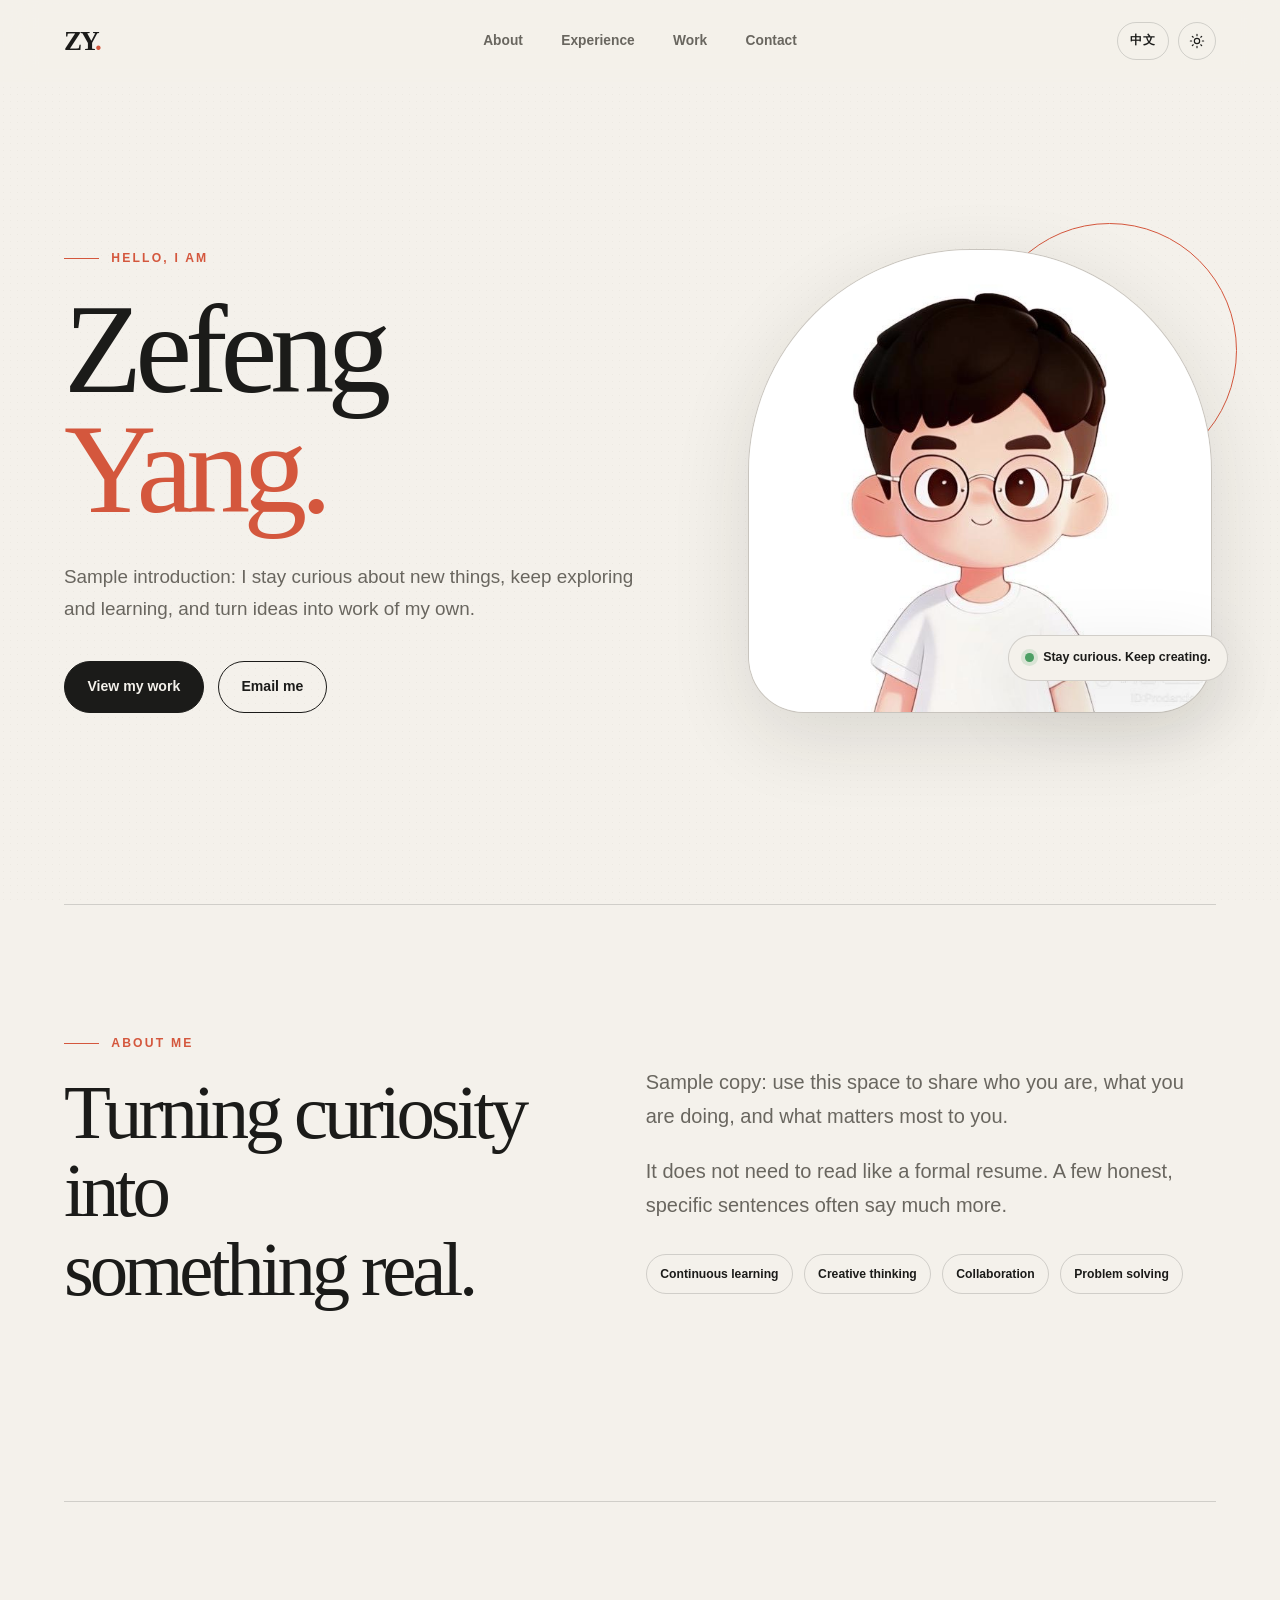
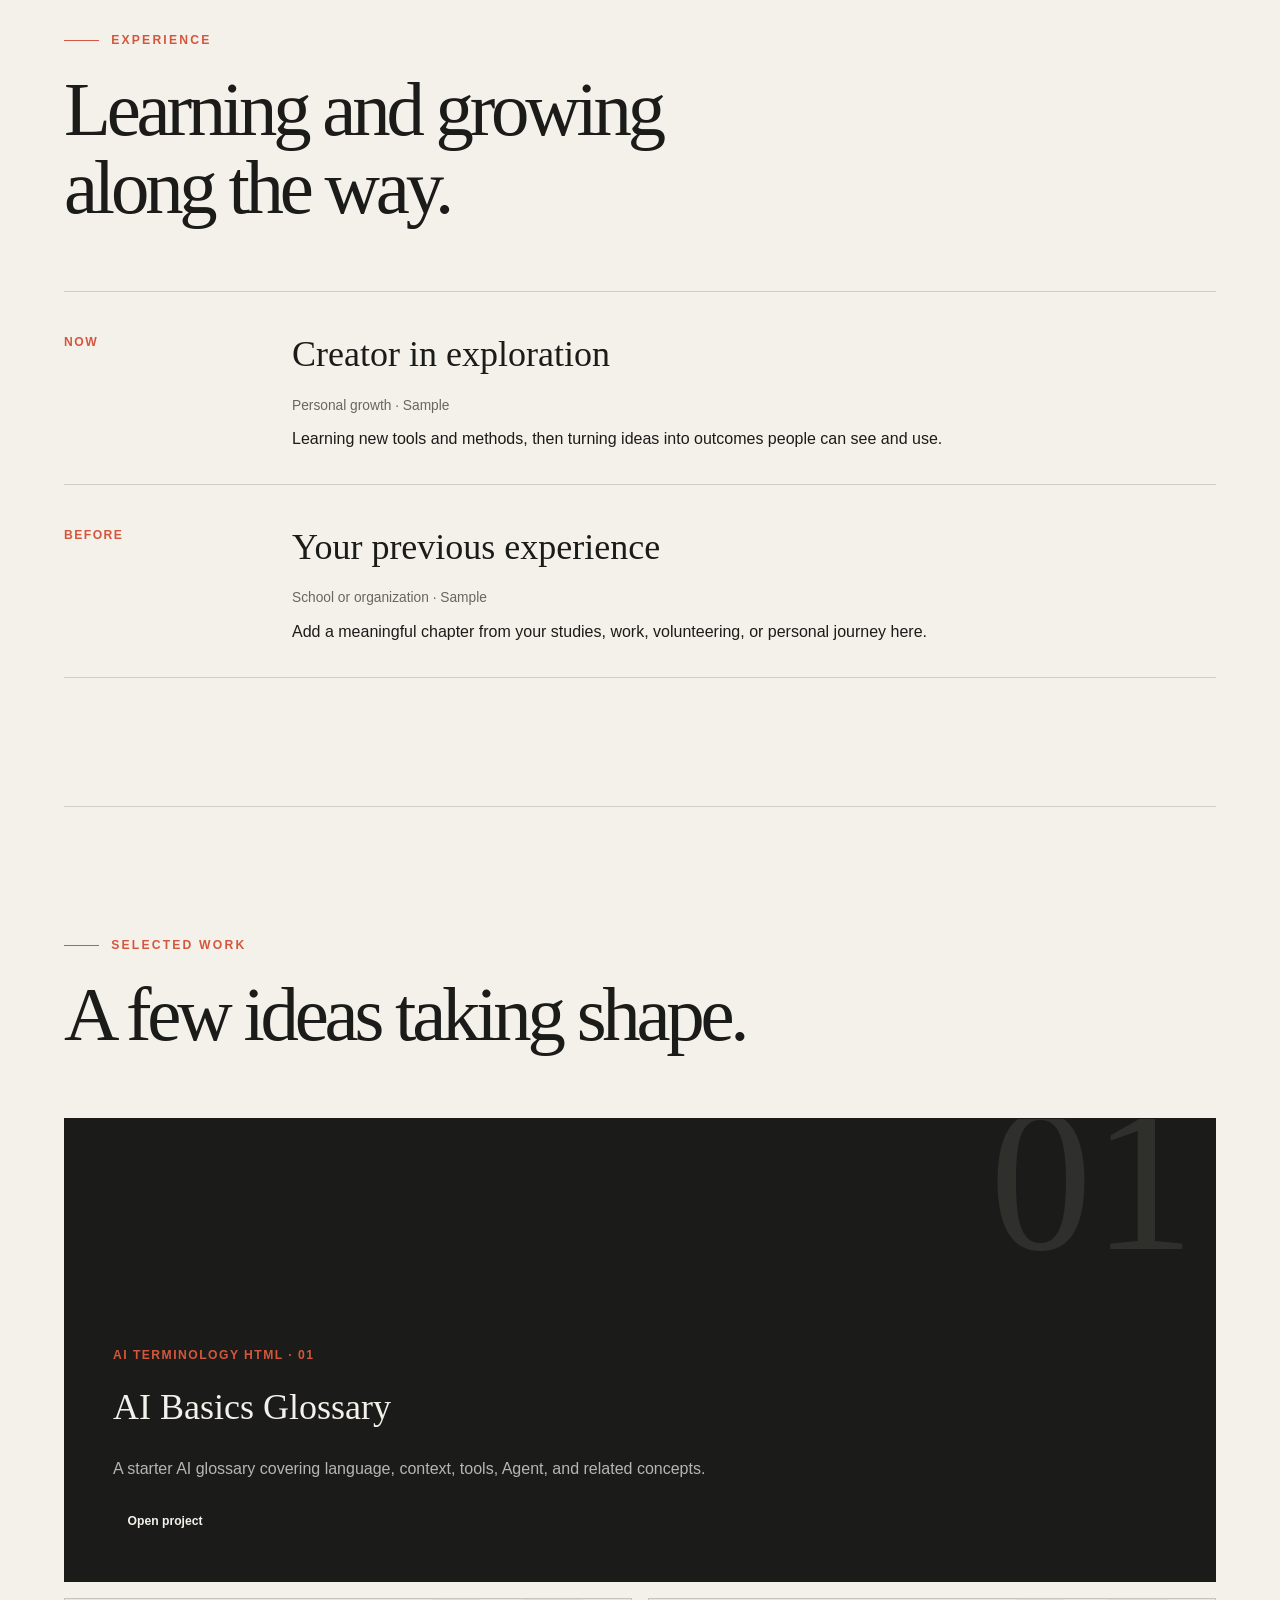
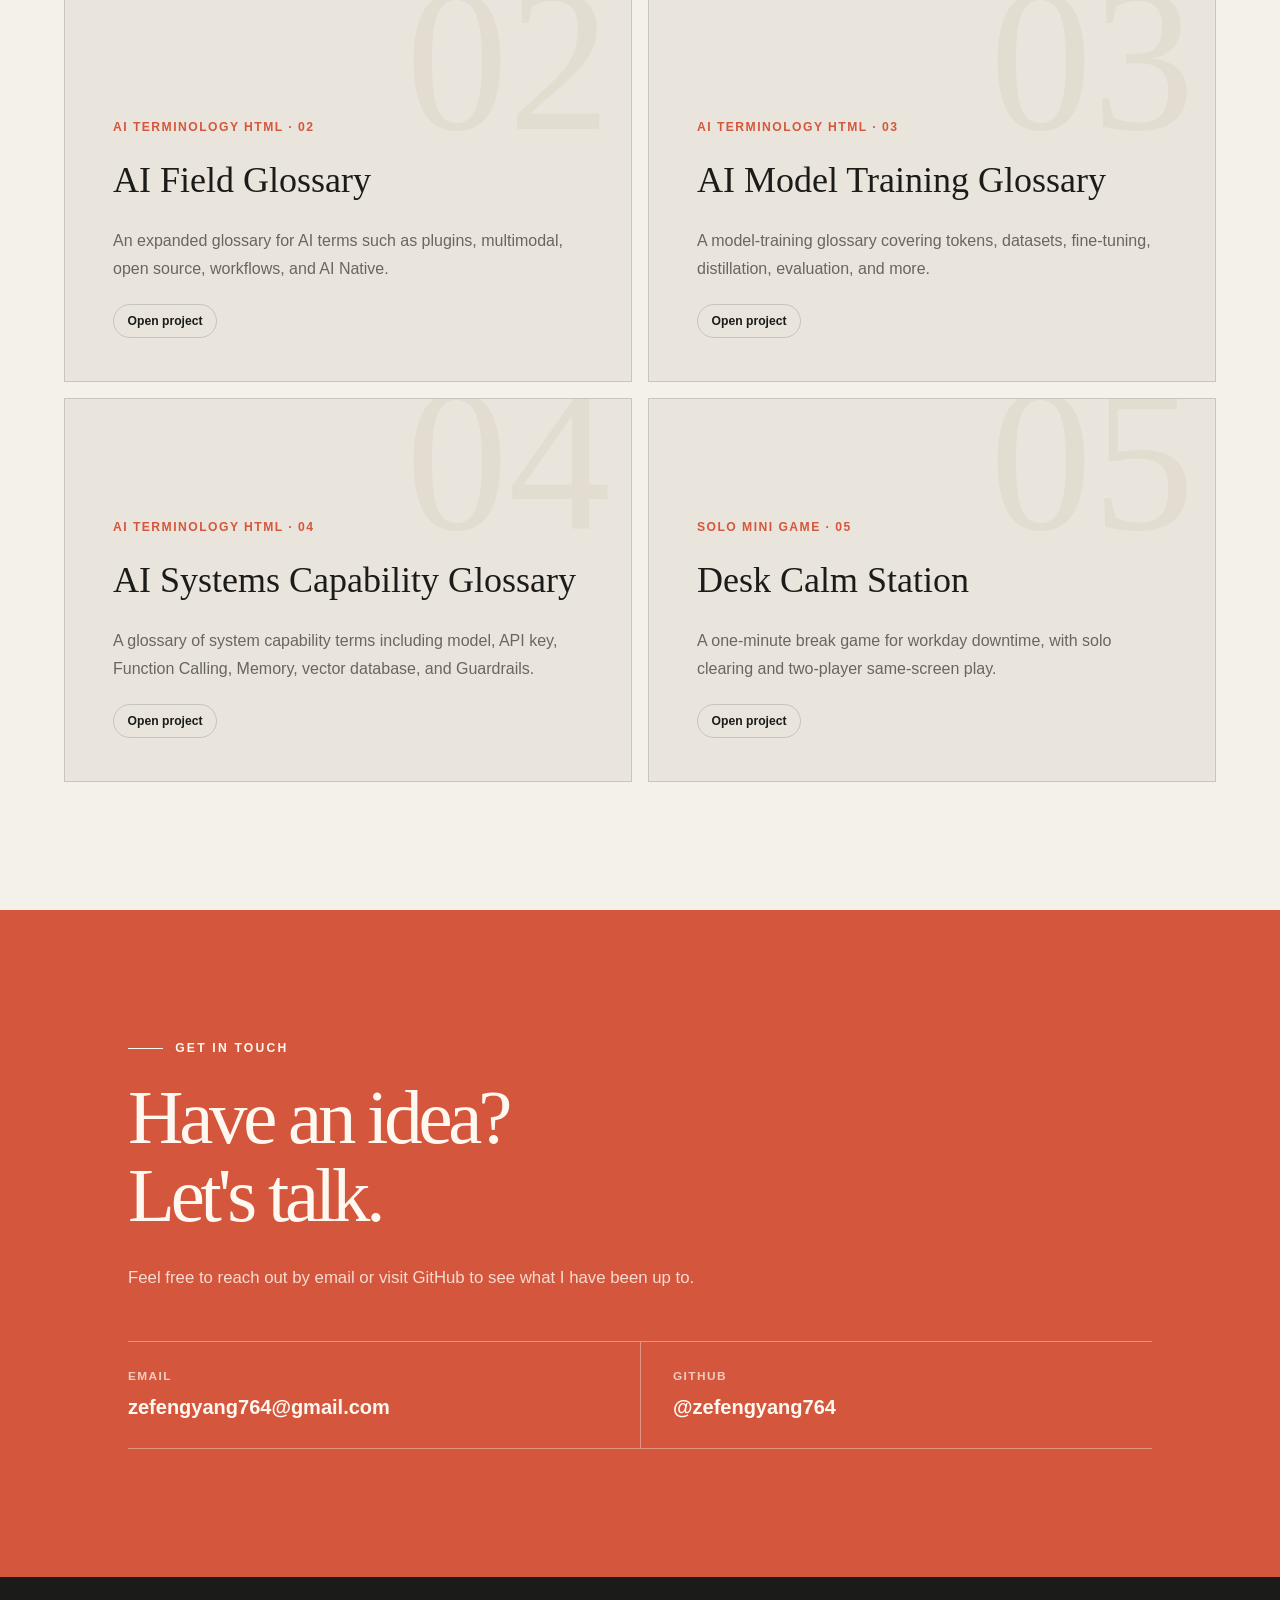
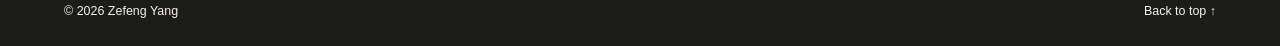
<file: index.html>
<!doctype html>
<html lang="zh-CN" data-theme="light">
<head>
  <meta charset="utf-8">
  <meta name="viewport" content="width=device-width, initial-scale=1">
  <meta name="description" content="Zefeng Yang 的个人主页，展示个人简介、经历、作品与联系方式。">
  <meta name="theme-color" content="#f4f1eb">
  <meta property="og:title" content="Zefeng Yang | 个人主页">
  <meta property="og:description" content="关于我、我的经历、作品与联系方式。">
  <meta property="og:type" content="website">
  <meta property="og:url" content="https://zefengyang764.github.io/">
  <meta property="og:image" content="https://zefengyang764.github.io/assets/images/douyin-avatar.jpg">
  <title>Zefeng Yang | 个人主页</title>
  <link rel="icon" href="favicon.svg" type="image/svg+xml">
  <link rel="stylesheet" href="styles.css">
  <script src="script.js" defer></script>
</head>
<body>
  <a class="skip-link" href="#main-content" data-i18n="skip">跳到主要内容</a>

  <header class="site-header">
    <a class="brand" href="#home" aria-label="返回首页">ZY<span>.</span></a>
    <nav class="desktop-nav" aria-label="主要导航">
      <a href="#about" data-i18n="navAbout">关于</a>
      <a href="#experience" data-i18n="navExperience">经历</a>
      <a href="#projects" data-i18n="navProjects">作品</a>
      <a href="#contact" data-i18n="navContact">联系</a>
    </nav>
    <div class="header-actions">
      <button class="text-button" id="language-toggle" type="button" aria-label="Switch to English">EN</button>
      <button class="icon-button" id="theme-toggle" type="button" aria-label="切换深色模式">
        <svg class="sun-icon" viewBox="0 0 24 24" aria-hidden="true">
          <circle cx="12" cy="12" r="4"></circle>
          <path d="M12 2v2M12 20v2M4.93 4.93l1.42 1.42M17.66 17.66l1.41 1.41M2 12h2M20 12h2M4.93 19.07l1.42-1.42M17.66 6.34l1.41-1.41"></path>
        </svg>
        <svg class="moon-icon" viewBox="0 0 24 24" aria-hidden="true">
          <path d="M21 12.79A9 9 0 1 1 11.21 3 7 7 0 0 0 21 12.79Z"></path>
        </svg>
      </button>
    </div>
  </header>

  <main id="main-content">
    <section class="hero section" id="home">
      <div class="hero-copy reveal">
        <p class="eyebrow" data-i18n="heroEyebrow">你好，我是</p>
        <h1 data-i18n="heroName">杨<br><span>泽锋</span></h1>
        <p class="hero-description" data-i18n="heroDescription">
          这里是一段示例介绍：我对新事物保持好奇，正在探索、学习，并认真创造属于自己的作品。
        </p>
        <div class="hero-links">
          <a class="primary-button" href="#projects" data-i18n="viewWork">查看作品</a>
          <a class="secondary-button" href="mailto:zefengyang764@gmail.com" data-i18n="emailMe">给我邮件</a>
        </div>
      </div>
      <div class="portrait-wrap reveal">
        <div class="portrait-accent" aria-hidden="true"></div>
        <img
          class="portrait"
          src="assets/images/douyin-avatar.jpg"
          alt="杨泽锋的抖音个人 IP 头像"
          width="460"
          height="460"
        >
        <div class="availability">
          <span aria-hidden="true"></span>
          <span data-i18n="availability">保持好奇，持续创造</span>
        </div>
      </div>
    </section>

    <section class="section about-grid" id="about">
      <div class="section-heading reveal">
        <p class="eyebrow" data-i18n="aboutEyebrow">关于我</p>
        <h2 data-i18n="aboutTitle">把好奇心变成<br>真实的作品。</h2>
      </div>
      <div class="about-copy reveal">
        <p data-i18n="aboutBodyOne">
          这是示例文案：你可以在这里介绍自己是谁、正在做什么，以及你最看重的事情。
        </p>
        <p data-i18n="aboutBodyTwo">
          不需要写得像正式简历。几句真诚、具体的话，往往更容易让别人认识你。
        </p>
        <div class="skills" aria-label="技能">
          <span data-i18n="skillOne">持续学习</span>
          <span data-i18n="skillTwo">创意思考</span>
          <span data-i18n="skillThree">沟通协作</span>
          <span data-i18n="skillFour">解决问题</span>
        </div>
      </div>
    </section>

    <section class="section" id="experience">
      <div class="section-heading reveal">
        <p class="eyebrow" data-i18n="experienceEyebrow">我的经历</p>
        <h2 data-i18n="experienceTitle">一路学习，一路成长。</h2>
      </div>
      <div class="timeline">
        <article class="timeline-item reveal">
          <p class="timeline-date" data-i18n="experienceDateOne">现在</p>
          <div>
            <h3 data-i18n="experienceRoleOne">探索中的创造者</h3>
            <p class="muted" data-i18n="experiencePlaceOne">个人成长 · 示例内容</p>
            <p data-i18n="experienceBodyOne">学习新的工具与方法，把想法一步步变成可以被看见和使用的成果。</p>
          </div>
        </article>
        <article class="timeline-item reveal">
          <p class="timeline-date" data-i18n="experienceDateTwo">从前</p>
          <div>
            <h3 data-i18n="experienceRoleTwo">你的上一段经历</h3>
            <p class="muted" data-i18n="experiencePlaceTwo">学校或组织 · 示例内容</p>
            <p data-i18n="experienceBodyTwo">这里可以写一段学习、工作、志愿活动，或任何对你有意义的经历。</p>
          </div>
        </article>
      </div>
    </section>

    <section class="section" id="projects">
      <div class="section-heading reveal">
        <p class="eyebrow" data-i18n="projectsEyebrow">精选作品</p>
        <h2 data-i18n="projectsTitle">一些正在发生的想法。</h2>
      </div>
      <div class="project-grid">
        <a class="project-card featured reveal" href="works/ai-glossary/index.html">
          <div class="project-number">01</div>
          <div class="project-content">
            <p class="project-label" data-i18n="projectLabelOne">制作AI术语HTML · 01</p>
            <h3 data-i18n="projectTitleOne">AI 基础名词速查</h3>
            <p data-i18n="projectBodyOne">基础 AI 名词页面，适合从语言、上下文、工具、Agent 等概念开始了解。</p>
            <span class="project-status" data-i18n="openProject">打开作品</span>
          </div>
        </a>
        <a class="project-card reveal" href="works/ai-glossary/ai-glossary-extended.html">
          <div class="project-number">02</div>
          <div class="project-content">
            <p class="project-label" data-i18n="projectLabelTwo">制作AI术语HTML · 02</p>
            <h3 data-i18n="projectTitleTwo">AI 领域名词速查</h3>
            <p data-i18n="projectBodyTwo">扩展 AI 领域常见词，包含插件、多模态、开源、工作流和 AI Native 等概念。</p>
            <span class="project-status" data-i18n="openProject">打开作品</span>
          </div>
        </a>
        <a class="project-card reveal" href="works/ai-glossary/ai-glossary-model-training.html">
          <div class="project-number">03</div>
          <div class="project-content">
            <p class="project-label" data-i18n="projectLabelThree">制作AI术语HTML · 03</p>
            <h3 data-i18n="projectTitleThree">AI 模型训练名词速查</h3>
            <p data-i18n="projectBodyThree">围绕模型训练相关词汇，整理 Token、数据集、微调、蒸馏、评测等内容。</p>
            <span class="project-status" data-i18n="openProject">打开作品</span>
          </div>
        </a>
        <a class="project-card reveal" href="works/ai-glossary/ai-glossary-ai-systems.html">
          <div class="project-number">04</div>
          <div class="project-content">
            <p class="project-label" data-i18n="projectLabelFour">制作AI术语HTML · 04</p>
            <h3 data-i18n="projectTitleFour">AI 系统能力名词速查</h3>
            <p data-i18n="projectBodyFour">整理模型、API Key、Function Calling、Memory、向量数据库、Guardrails 等系统能力名词。</p>
            <span class="project-status" data-i18n="openProject">打开作品</span>
          </div>
        </a>
        <a class="project-card reveal" href="works/desk-calm-game/index.html">
          <div class="project-number">05</div>
          <div class="project-content">
            <p class="project-label" data-i18n="projectLabelFive">单机小游戏 · 05</p>
            <h3 data-i18n="projectTitleFive">桌面清压台</h3>
            <p data-i18n="projectBodyFive">适合工作间隙放松的一分钟小游戏，支持单人清压和双人同屏对战。</p>
            <span class="project-status" data-i18n="openProject">打开作品</span>
          </div>
        </a>
      </div>
    </section>

    <section class="contact section reveal" id="contact">
      <p class="eyebrow" data-i18n="contactEyebrow">保持联系</p>
      <h2 data-i18n="contactTitle">有想法？<br>来聊聊吧。</h2>
      <p data-i18n="contactBody">欢迎通过邮件联系我，也可以在 GitHub 上看看我最近的动态。</p>
      <div class="contact-links">
        <a href="mailto:zefengyang764@gmail.com">
          <span>Email</span>
          <strong>zefengyang764@gmail.com</strong>
        </a>
        <a href="https://github.com/zefengyang764" target="_blank" rel="noreferrer">
          <span>GitHub</span>
          <strong>@zefengyang764</strong>
        </a>
      </div>
    </section>
  </main>

  <footer>
    <p>© <span id="year"></span> Zefeng Yang</p>
    <a href="#home" data-i18n="backToTop">返回顶部 ↑</a>
  </footer>
</body>
</html>
</file>
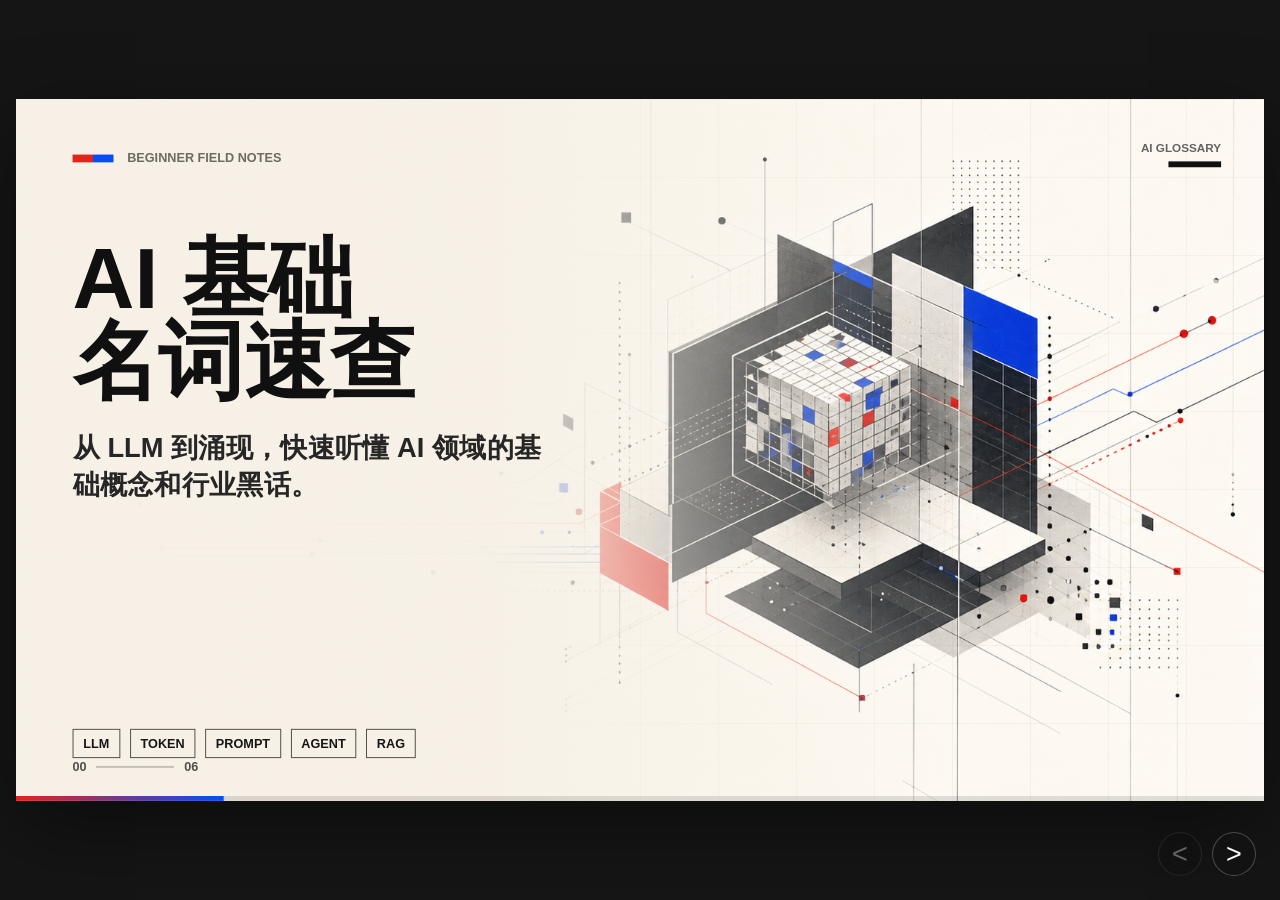
<file: works/ai-glossary/index.html>
<!doctype html>
<html lang="zh-CN">
<head>
  <meta charset="utf-8">
  <meta name="viewport" content="width=device-width, initial-scale=1">
  <title>AI 基础名词速查</title>
  <link rel="preload" as="image" href="assets/images/cover.png">
  <link rel="preload" as="image" href="assets/images/slide-01-language.png">
  <link rel="preload" as="image" href="assets/images/slide-02-context.png">
  <link rel="preload" as="image" href="assets/images/slide-03-tools.png">
  <link rel="preload" as="image" href="assets/images/slide-04-agent.png">
  <link rel="preload" as="image" href="assets/images/slide-05-rag-emergence.png">
  <style>
    :root {
      --paper: #f6f0e6;
      --paper-strong: #fffaf0;
      --ink: #101010;
      --muted: #6f6a62;
      --line: rgba(16, 16, 16, 0.22);
      --red: #e1251b;
      --blue: #064df4;
      --scale: 1;
      --slide-w: 1280px;
      --slide-h: 720px;
    }

    * {
      box-sizing: border-box;
    }

    html,
    body {
      width: 100%;
      height: 100%;
      margin: 0;
      overflow: hidden;
      background: #151515;
      color: var(--ink);
      font-family: Arial, Helvetica, "Microsoft YaHei", "PingFang SC", sans-serif;
      letter-spacing: 0;
    }

    button {
      font: inherit;
    }

    .viewport {
      position: relative;
      display: grid;
      place-items: center;
      width: 100vw;
      height: 100vh;
      overflow: hidden;
    }

    .deck-frame {
      position: relative;
      width: var(--slide-w);
      height: var(--slide-h);
      transform: scale(var(--scale));
      transform-origin: center;
      box-shadow: 0 28px 80px rgba(0, 0, 0, 0.42);
      background: var(--paper);
    }

    .slide {
      position: absolute;
      inset: 0;
      width: var(--slide-w);
      height: var(--slide-h);
      overflow: hidden;
      background: var(--paper);
      opacity: 0;
      visibility: hidden;
      transform: translate3d(46px, 0, 0) scale(0.985);
      filter: blur(10px);
      clip-path: inset(0 0 0 9%);
      transition: none;
    }

    .deck-ready .slide {
      transition:
        opacity 620ms cubic-bezier(0.16, 1, 0.3, 1),
        transform 620ms cubic-bezier(0.16, 1, 0.3, 1),
        filter 620ms cubic-bezier(0.16, 1, 0.3, 1),
        clip-path 620ms cubic-bezier(0.16, 1, 0.3, 1),
        visibility 620ms cubic-bezier(0.16, 1, 0.3, 1);
    }

    .slide.active {
      opacity: 1;
      visibility: visible;
      transform: translate3d(0, 0, 0) scale(1);
      filter: blur(0);
      clip-path: inset(0);
      z-index: 2;
    }

    .slide::before {
      content: "";
      position: absolute;
      inset: 0;
      z-index: 1;
      pointer-events: none;
      background-image:
        linear-gradient(rgba(16, 16, 16, 0.06) 1px, transparent 1px),
        linear-gradient(90deg, rgba(16, 16, 16, 0.06) 1px, transparent 1px);
      background-size: 80px 80px;
      opacity: 0.62;
      mix-blend-mode: multiply;
    }

    .visual {
      position: absolute;
      inset: 0;
      z-index: 0;
    }

    .visual img {
      width: 100%;
      height: 100%;
      display: block;
      object-fit: cover;
      transform: scale(1.035);
      transition: none;
    }

    .deck-ready .visual img {
      transition: transform 900ms cubic-bezier(0.16, 1, 0.3, 1);
    }

    .slide.active .visual img {
      transform: scale(1);
    }

    .shade {
      position: absolute;
      inset: 0;
      z-index: 1;
      pointer-events: none;
      background:
        linear-gradient(
          90deg,
          rgba(246, 240, 230, 0.99) 0%,
          rgba(246, 240, 230, 0.97) 40%,
          rgba(246, 240, 230, 0.70) 55%,
          rgba(246, 240, 230, 0.08) 76%
        );
    }

    .cover .shade {
      background:
        linear-gradient(
          90deg,
          rgba(246, 240, 230, 0.99) 0%,
          rgba(246, 240, 230, 0.96) 38%,
          rgba(246, 240, 230, 0.42) 58%,
          rgba(246, 240, 230, 0.03) 78%
        );
    }

    .content {
      position: relative;
      z-index: 2;
      width: 520px;
      height: 100%;
      padding: 46px 0 42px 58px;
      display: flex;
      flex-direction: column;
      opacity: 0;
      transform: translate3d(-18px, 0, 0);
      transition: none;
    }

    .deck-ready .content {
      transition:
        opacity 520ms cubic-bezier(0.16, 1, 0.3, 1) 120ms,
        transform 520ms cubic-bezier(0.16, 1, 0.3, 1) 120ms;
    }

    .slide.active .content {
      opacity: 1;
      transform: translate3d(0, 0, 0);
    }

    .cover-content {
      width: 642px;
      padding-top: 54px;
    }

    .kicker {
      display: grid;
      grid-template-columns: 42px 1fr;
      gap: 14px;
      align-items: center;
      color: var(--muted);
      font-size: 13px;
      font-weight: 800;
      line-height: 1.1;
      text-transform: uppercase;
    }

    .kicker::before {
      content: "";
      width: 42px;
      height: 8px;
      background: linear-gradient(90deg, var(--red) 0 50%, var(--blue) 50% 100%);
    }

    .cover h1 {
      margin: 74px 0 0;
      font-size: 88px;
      line-height: 0.96;
      font-weight: 900;
      letter-spacing: 0;
    }

    .cover h1 span {
      display: block;
    }

    .cover .subtitle {
      width: 500px;
      margin: 28px 0 0;
      color: #262626;
      font-size: 28px;
      line-height: 1.35;
      font-weight: 700;
    }

    .cover .tag-row {
      display: flex;
      flex-wrap: wrap;
      gap: 10px;
      width: 510px;
      margin-top: auto;
      padding-bottom: 2px;
    }

    .tag {
      height: 30px;
      display: inline-flex;
      align-items: center;
      border: 1px solid rgba(16, 16, 16, 0.72);
      padding: 0 10px;
      background: rgba(246, 240, 230, 0.76);
      color: #161616;
      font-size: 13px;
      font-weight: 900;
      line-height: 1;
      text-transform: uppercase;
    }

    .slide-heading {
      margin: 26px 0 28px;
      padding-bottom: 18px;
      border-bottom: 2px solid var(--ink);
    }

    .slide-heading h2 {
      margin: 0;
      font-size: 38px;
      line-height: 1.05;
      font-weight: 900;
    }

    .slide-heading p {
      margin: 10px 0 0;
      color: var(--muted);
      font-size: 16px;
      line-height: 1.35;
      font-weight: 700;
    }

    .term-stack {
      display: grid;
      gap: 16px;
      margin-top: 0;
    }

    .term {
      min-height: 132px;
      padding: 14px 18px 16px;
      border-top: 3px solid var(--ink);
      background: rgba(255, 250, 240, 0.88);
      box-shadow: 0 12px 32px rgba(16, 16, 16, 0.06);
      opacity: 0;
      visibility: hidden;
      transform: translate3d(0, 26px, 0) scale(0.985);
      filter: blur(8px);
      pointer-events: none;
      transition:
        opacity 440ms cubic-bezier(0.16, 1, 0.3, 1),
        transform 520ms cubic-bezier(0.16, 1, 0.3, 1),
        filter 520ms cubic-bezier(0.16, 1, 0.3, 1),
        visibility 520ms cubic-bezier(0.16, 1, 0.3, 1);
    }

    .slide.active .term.revealed {
      opacity: 1;
      visibility: visible;
      transform: translate3d(0, 0, 0) scale(1);
      filter: blur(0);
      pointer-events: auto;
    }

    .term-head {
      display: flex;
      align-items: baseline;
      gap: 14px;
      margin-bottom: 8px;
    }

    .term-no {
      min-width: 34px;
      color: var(--red);
      font-size: 16px;
      line-height: 1;
      font-weight: 900;
      font-variant-numeric: tabular-nums;
    }

    .term:nth-child(even) .term-no {
      color: var(--blue);
    }

    .term h3 {
      margin: 0;
      font-size: 31px;
      line-height: 1;
      font-weight: 900;
    }

    .term .cn {
      margin-left: 8px;
      color: var(--muted);
      font-size: 16px;
      font-weight: 800;
      white-space: nowrap;
    }

    .term p {
      margin: 0;
      color: #1f1f1f;
      font-size: 17px;
      line-height: 1.42;
      font-weight: 700;
    }

    .memory {
      display: grid;
      grid-template-columns: 6px 1fr;
      gap: 10px;
      margin-top: 9px;
      color: #4e4941;
      font-size: 14px;
      line-height: 1.35;
      font-weight: 700;
    }

    .memory::before {
      content: "";
      width: 6px;
      background: var(--blue);
    }

    .term:nth-child(odd) .memory::before {
      background: var(--red);
    }

    .rail {
      position: absolute;
      top: 44px;
      right: 44px;
      z-index: 3;
      display: grid;
      gap: 8px;
      justify-items: end;
      color: rgba(16, 16, 16, 0.64);
      font-size: 12px;
      line-height: 1;
      font-weight: 900;
      text-transform: uppercase;
      letter-spacing: 0;
    }

    .rail::after {
      content: "";
      width: 54px;
      height: 6px;
      background: var(--ink);
    }

    .pager {
      position: absolute;
      left: 58px;
      bottom: 28px;
      z-index: 3;
      display: flex;
      align-items: center;
      gap: 10px;
      color: rgba(16, 16, 16, 0.72);
      font-size: 13px;
      font-weight: 900;
      font-variant-numeric: tabular-nums;
    }

    .pager .bar {
      width: 80px;
      height: 2px;
      background: var(--line);
    }

    .progress {
      position: absolute;
      left: 0;
      bottom: 0;
      z-index: 5;
      width: 100%;
      height: 5px;
      background: rgba(16, 16, 16, 0.12);
    }

    .progress span {
      display: block;
      width: 0%;
      height: 100%;
      background: linear-gradient(90deg, var(--red), var(--blue));
      transition: width 260ms ease;
    }

    .controls {
      position: fixed;
      right: 24px;
      bottom: 24px;
      z-index: 20;
      display: flex;
      gap: 10px;
    }

    .nav-button {
      width: 44px;
      height: 44px;
      display: grid;
      place-items: center;
      border: 1px solid rgba(255, 255, 255, 0.24);
      border-radius: 50%;
      background: rgba(18, 18, 18, 0.72);
      color: #fff;
      cursor: pointer;
      font-size: 27px;
      line-height: 1;
      backdrop-filter: blur(10px);
      transition: transform 180ms ease, background 180ms ease, opacity 180ms ease;
    }

    .nav-button:hover {
      transform: translateY(-2px);
      background: rgba(18, 18, 18, 0.92);
    }

    .nav-button:disabled {
      opacity: 0.35;
      cursor: default;
      transform: none;
    }

    @media print {
      html,
      body {
        height: auto;
        overflow: visible;
        background: #fff;
      }

      .viewport {
        display: block;
        width: auto;
        height: auto;
        overflow: visible;
      }

      .deck-frame {
        width: 100%;
        height: auto;
        transform: none !important;
        box-shadow: none;
        background: transparent;
      }

      .slide {
        position: relative;
        inset: auto;
        width: 100vw;
        height: 56.25vw;
        page-break-after: always;
        opacity: 1 !important;
        visibility: visible !important;
        transform: none !important;
      }

      .visual img,
      .content,
      .term {
        opacity: 1 !important;
        visibility: visible !important;
        transform: none !important;
        filter: none !important;
      }

      .controls {
        display: none;
      }
    }
  </style>
</head>
<body>
  <main class="viewport" aria-label="AI 基础名词速查 HTML PPT">
    <section class="deck-frame" id="deck">
      <article class="slide cover active" aria-label="封面">
        <div class="visual">
          <img src="assets/images/cover.png" alt="抽象 AI 模型核心与瑞士风格网格视觉">
        </div>
        <div class="shade"></div>
        <div class="rail">AI Glossary</div>
        <div class="content cover-content">
          <div class="kicker">Beginner Field Notes</div>
          <h1><span>AI 基础</span><span>名词速查</span></h1>
          <p class="subtitle">从 LLM 到涌现，快速听懂 AI 领域的基础概念和行业黑话。</p>
          <div class="tag-row" aria-label="关键词">
            <span class="tag">LLM</span>
            <span class="tag">Token</span>
            <span class="tag">Prompt</span>
            <span class="tag">Agent</span>
            <span class="tag">RAG</span>
          </div>
        </div>
        <div class="pager"><span>00</span><span class="bar"></span><span>06</span></div>
      </article>

      <article class="slide" aria-label="LLM Token Prompt">
        <div class="visual">
          <img src="assets/images/slide-01-language.png" alt="文字碎片进入抽象模型核心的瑞士风格视觉">
        </div>
        <div class="shade"></div>
        <div class="rail">Language Input</div>
        <div class="content">
          <div class="kicker">01 / Input Layer</div>
          <header class="slide-heading">
            <h2>模型如何读懂一句话</h2>
            <p>先把语言拆成片段，再用指令驱动生成。</p>
          </header>
          <div class="term-stack">
            <section class="term">
              <div class="term-head">
                <span class="term-no">01</span>
                <h3>LLM<span class="cn">大语言模型</span></h3>
              </div>
              <p>通过大量文本学习语言规律，能理解、生成和改写内容的 AI 模型。</p>
              <div class="memory">把它想成一个会预测下一段文字的通用语言引擎。</div>
            </section>
            <section class="term">
              <div class="term-head">
                <span class="term-no">02</span>
                <h3>Token<span class="cn">词元</span></h3>
              </div>
              <p>模型处理文本的最小单位，可能是一个字、一个词的一部分或标点。</p>
              <div class="memory">计费、速度、上下文长度，很多时候都按 token 来算。</div>
            </section>
            <section class="term">
              <div class="term-head">
                <span class="term-no">03</span>
                <h3>Prompt<span class="cn">提示词</span></h3>
              </div>
              <p>你给模型的输入指令，告诉它要做什么、按什么标准输出。</p>
              <div class="memory">好 prompt = 目标清楚 + 背景足够 + 格式明确。</div>
            </section>
          </div>
        </div>
        <div class="pager"><span>01</span><span class="bar"></span><span>06</span></div>
      </article>

      <article class="slide" aria-label="Prompt Engineering Context Context Window">
        <div class="visual">
          <img src="assets/images/slide-02-context.png" alt="人在整理指令卡片与上下文窗口的瑞士风格视觉">
        </div>
        <div class="shade"></div>
        <div class="rail">Context Design</div>
        <div class="content">
          <div class="kicker">02 / Context Layer</div>
          <header class="slide-heading">
            <h2>把有效信息放进窗口</h2>
            <p>模型不是全知，它只看得到当前给它的材料。</p>
          </header>
          <div class="term-stack">
            <section class="term">
              <div class="term-head">
                <span class="term-no">04</span>
                <h3>Prompt Engineering<span class="cn">提示词工程</span></h3>
              </div>
              <p>设计、测试和优化提示词的方法，让模型更稳定地产出想要的结果。</p>
              <div class="memory">像给一个聪明实习生写任务单：目标、边界、验收都要清楚。</div>
            </section>
            <section class="term">
              <div class="term-head">
                <span class="term-no">05</span>
                <h3>Context<span class="cn">上下文</span></h3>
              </div>
              <p>模型当前能看到的全部信息，包括问题、历史对话、文件片段和工具结果。</p>
              <div class="memory">没放进上下文的资料，模型通常不会自动知道。</div>
            </section>
            <section class="term">
              <div class="term-head">
                <span class="term-no">06</span>
                <h3>Context Window<span class="cn">上下文窗口</span></h3>
              </div>
              <p>一次推理里最多能容纳的上下文总长度。</p>
              <div class="memory">窗口越大，可参考材料越多，但仍要筛重点、排顺序。</div>
            </section>
          </div>
        </div>
        <div class="pager"><span>02</span><span class="bar"></span><span>06</span></div>
      </article>

      <article class="slide" aria-label="Tool MCP Agent">
        <div class="visual">
          <img src="assets/images/slide-03-tools.png" alt="AI 模块连接文件数据库网页和能力卡的瑞士风格视觉">
        </div>
        <div class="shade"></div>
        <div class="rail">External Ability</div>
        <div class="content">
          <div class="kicker">03 / Extension Layer</div>
          <header class="slide-heading">
            <h2>让模型接上外部能力</h2>
            <p>工具、协议和智能体，把模型从会回答扩展到会执行。</p>
          </header>
          <div class="term-stack">
            <section class="term">
              <div class="term-head">
                <span class="term-no">07</span>
                <h3>Tool<span class="cn">工具</span></h3>
              </div>
              <p>模型可以调用的外部能力，比如搜索、读文件、运行代码或查数据库。</p>
              <div class="memory">让模型从“只会回答”变成“可以执行”。</div>
            </section>
            <section class="term">
              <div class="term-head">
                <span class="term-no">08</span>
                <h3>MCP<span class="cn">模型上下文协议</span></h3>
              </div>
              <p>Model Context Protocol，用统一方式把 AI 应用连接到工具和数据源。</p>
              <div class="memory">可以把不同系统包装成同一种“插口”。</div>
            </section>
            <section class="term">
              <div class="term-head">
                <span class="term-no">09</span>
                <h3>Agent<span class="cn">智能体</span></h3>
              </div>
              <p>能围绕目标规划步骤、调用工具、观察结果并继续行动的 AI 系统。</p>
              <div class="memory">重点不是只回答，而是能把任务往前推。</div>
            </section>
          </div>
        </div>
        <div class="pager"><span>03</span><span class="bar"></span><span>06</span></div>
      </article>

      <article class="slide" aria-label="Skill API 幻觉">
        <div class="visual">
          <img src="assets/images/slide-04-agent.png" alt="自主执行流程经过 API 网关并出现红色警示分支的瑞士风格视觉">
        </div>
        <div class="shade"></div>
        <div class="rail">Action System</div>
        <div class="content">
          <div class="kicker">04 / Action Layer</div>
          <header class="slide-heading">
            <h2>从回答到执行</h2>
            <p>能力可以被包装成流程，输出也需要被校验。</p>
          </header>
          <div class="term-stack">
            <section class="term">
              <div class="term-head">
                <span class="term-no">10</span>
                <h3>Skill<span class="cn">技能包</span></h3>
              </div>
              <p>一组可复用的任务说明、脚本和资源，帮助模型按特定流程完成工作。</p>
              <div class="memory">像给 Agent 装上一个专业工作包。</div>
            </section>
            <section class="term">
              <div class="term-head">
                <span class="term-no">11</span>
                <h3>API<span class="cn">应用接口</span></h3>
              </div>
              <p>Application Programming Interface，软件之间互相调用能力的接口。</p>
              <div class="memory">AI 产品常用 API 把模型能力接进自己的应用。</div>
            </section>
            <section class="term">
              <div class="term-head">
                <span class="term-no">12</span>
                <h3>幻觉<span class="cn">Hallucination</span></h3>
              </div>
              <p>模型把不确定或不存在的信息，说得像真的一样。</p>
              <div class="memory">事实核验、引用来源和工具查询，都是降低幻觉的常用办法。</div>
            </section>
          </div>
        </div>
        <div class="pager"><span>04</span><span class="bar"></span><span>06</span></div>
      </article>

      <article class="slide" aria-label="涌现 RAG Embedding">
        <div class="visual">
          <img src="assets/images/slide-05-rag-emergence.png" alt="向量空间、知识检索路径和能力跃迁图形的瑞士风格视觉">
        </div>
        <div class="shade"></div>
        <div class="rail">Knowledge Layer</div>
        <div class="content">
          <div class="kicker">05 / Knowledge Layer</div>
          <header class="slide-heading">
            <h2>从检索到能力跃迁</h2>
            <p>把知识找回来，把相似度算出来，把复杂能力看出来。</p>
          </header>
          <div class="term-stack">
            <section class="term">
              <div class="term-head">
                <span class="term-no">13</span>
                <h3>涌现<span class="cn">Emergence</span></h3>
              </div>
              <p>当模型规模和训练量达到某个阶段，突然表现出原本不明显的能力。</p>
              <div class="memory">像很多简单规律叠加后，出现了新的整体能力。</div>
            </section>
            <section class="term">
              <div class="term-head">
                <span class="term-no">14</span>
                <h3>Embedding<span class="cn">向量表示</span></h3>
              </div>
              <p>把文字、图片等内容转换成向量，让机器能计算相似度。</p>
              <div class="memory">搜索、推荐、RAG 检索，很多都靠它打底。</div>
            </section>
            <section class="term">
              <div class="term-head">
                <span class="term-no">15</span>
                <h3>RAG<span class="cn">检索增强生成</span></h3>
              </div>
              <p>先从外部知识库检索资料，再交给模型生成答案的方法。</p>
              <div class="memory">相当于给模型一场“开卷考试”，尤其适合最新或私有资料。</div>
            </section>
          </div>
        </div>
        <div class="pager"><span>05</span><span class="bar"></span><span>06</span></div>
      </article>

      <div class="progress" aria-hidden="true"><span id="progressBar"></span></div>
    </section>
  </main>

  <nav class="controls" aria-label="幻灯片导航">
    <button class="nav-button" id="prevSlide" type="button" title="上一页" aria-label="上一页">&lt;</button>
    <button class="nav-button" id="nextSlide" type="button" title="下一页" aria-label="下一页">&gt;</button>
  </nav>

  <script>
    const BASE_WIDTH = 1280;
    const BASE_HEIGHT = 720;
    const slides = Array.from(document.querySelectorAll(".slide"));
    const deck = document.getElementById("deck");
    const prevButton = document.getElementById("prevSlide");
    const nextButton = document.getElementById("nextSlide");
    const progressBar = document.getElementById("progressBar");
    const revealCounts = slides.map((slide) => slide.querySelectorAll(".term").length ? 1 : 0);
    let current = 0;

    function getRequestedSlide() {
      const querySlide = Number(new URLSearchParams(window.location.search).get("slide"));
      if (Number.isFinite(querySlide)) {
        return Math.min(Math.max(querySlide, 0), slides.length - 1);
      }
      const match = window.location.hash.match(/^#\/?(\d+)$/);
      if (!match) return 0;
      const number = Number(match[1]);
      if (!Number.isFinite(number)) return 0;
      return Math.min(Math.max(number, 0), slides.length - 1);
    }

    function updateScale() {
      const safeWidth = Math.max(window.innerWidth - 32, 320);
      const safeHeight = Math.max(window.innerHeight - 32, 240);
      const scale = Math.min(safeWidth / BASE_WIDTH, safeHeight / BASE_HEIGHT);
      document.documentElement.style.setProperty("--scale", scale.toFixed(4));
    }

    function getTermCount(index = current) {
      return slides[index].querySelectorAll(".term").length;
    }

    function getRevealCount(index = current) {
      return revealCounts[index] || 0;
    }

    function setRevealCount(index, count, updateButtons = true) {
      const terms = Array.from(slides[index].querySelectorAll(".term"));
      if (!terms.length) return;
      const nextCount = Math.min(Math.max(count, 1), terms.length);
      revealCounts[index] = nextCount;
      terms.forEach((term, termIndex) => {
        term.classList.toggle("revealed", termIndex < nextCount);
      });
      slides[index].dataset.revealed = String(nextCount);
      if (updateButtons) updateControls();
    }

    function updateControls() {
      const termCount = getTermCount();
      const revealCount = getRevealCount();
      prevButton.disabled = current === 0 && (!termCount || revealCount <= 1);
      nextButton.disabled = current === slides.length - 1 && (!termCount || revealCount >= termCount);
    }

    function showSlide(index, options = {}) {
      const { updateHash = true, reveal = "first" } = options;
      current = Math.min(Math.max(index, 0), slides.length - 1);
      slides.forEach((slide, slideIndex) => {
        const active = slideIndex === current;
        slide.classList.toggle("active", active);
        slide.setAttribute("aria-hidden", String(!active));
      });

      const termCount = getTermCount();
      if (termCount) {
        const nextReveal =
          reveal === "last" ? termCount :
          reveal === "keep" ? getRevealCount() || 1 :
          1;
        setRevealCount(current, nextReveal, false);
      }

      updateControls();
      progressBar.style.width = `${((current + 1) / slides.length) * 100}%`;
      if (updateHash) {
        history.replaceState(null, "", `#${current}`);
      }
    }

    function advance() {
      const termCount = getTermCount();
      if (termCount && getRevealCount() < termCount) {
        setRevealCount(current, getRevealCount() + 1);
        return;
      }
      if (current < slides.length - 1) {
        showSlide(current + 1, { reveal: "first" });
      }
    }

    function retreat() {
      const termCount = getTermCount();
      if (termCount && getRevealCount() > 1) {
        setRevealCount(current, getRevealCount() - 1);
        return;
      }
      if (current > 0) {
        showSlide(current - 1, { reveal: "last" });
      }
    }

    prevButton.addEventListener("click", retreat);
    nextButton.addEventListener("click", advance);
    deck.addEventListener("click", (event) => {
      if (event.target.closest("button, a, input, textarea, select")) return;
      advance();
    });

    window.addEventListener("keydown", (event) => {
      if (event.key === "ArrowRight" || event.key === "PageDown" || event.key === " " || event.key === "Enter") {
        event.preventDefault();
        advance();
      }
      if (event.key === "ArrowLeft" || event.key === "PageUp") {
        event.preventDefault();
        retreat();
      }
      if (event.key === "Home") {
        event.preventDefault();
        showSlide(0, { reveal: "first" });
      }
      if (event.key === "End") {
        event.preventDefault();
        showSlide(slides.length - 1, { reveal: "last" });
      }
    });

    let touchStartX = null;
    window.addEventListener("touchstart", (event) => {
      touchStartX = event.changedTouches[0].clientX;
    }, { passive: true });
    window.addEventListener("touchend", (event) => {
      if (touchStartX === null) return;
      const diff = event.changedTouches[0].clientX - touchStartX;
      touchStartX = null;
      if (Math.abs(diff) < 48) return;
      if (diff < 0) {
        advance();
      } else {
        retreat();
      }
    }, { passive: true });

    window.addEventListener("resize", updateScale);
    window.addEventListener("hashchange", () => showSlide(getRequestedSlide(), { updateHash: false, reveal: "first" }));

    updateScale();
    showSlide(getRequestedSlide(), { updateHash: false, reveal: "first" });
    requestAnimationFrame(() => document.body.classList.add("deck-ready"));
  </script>
</body>
</html>
</file>
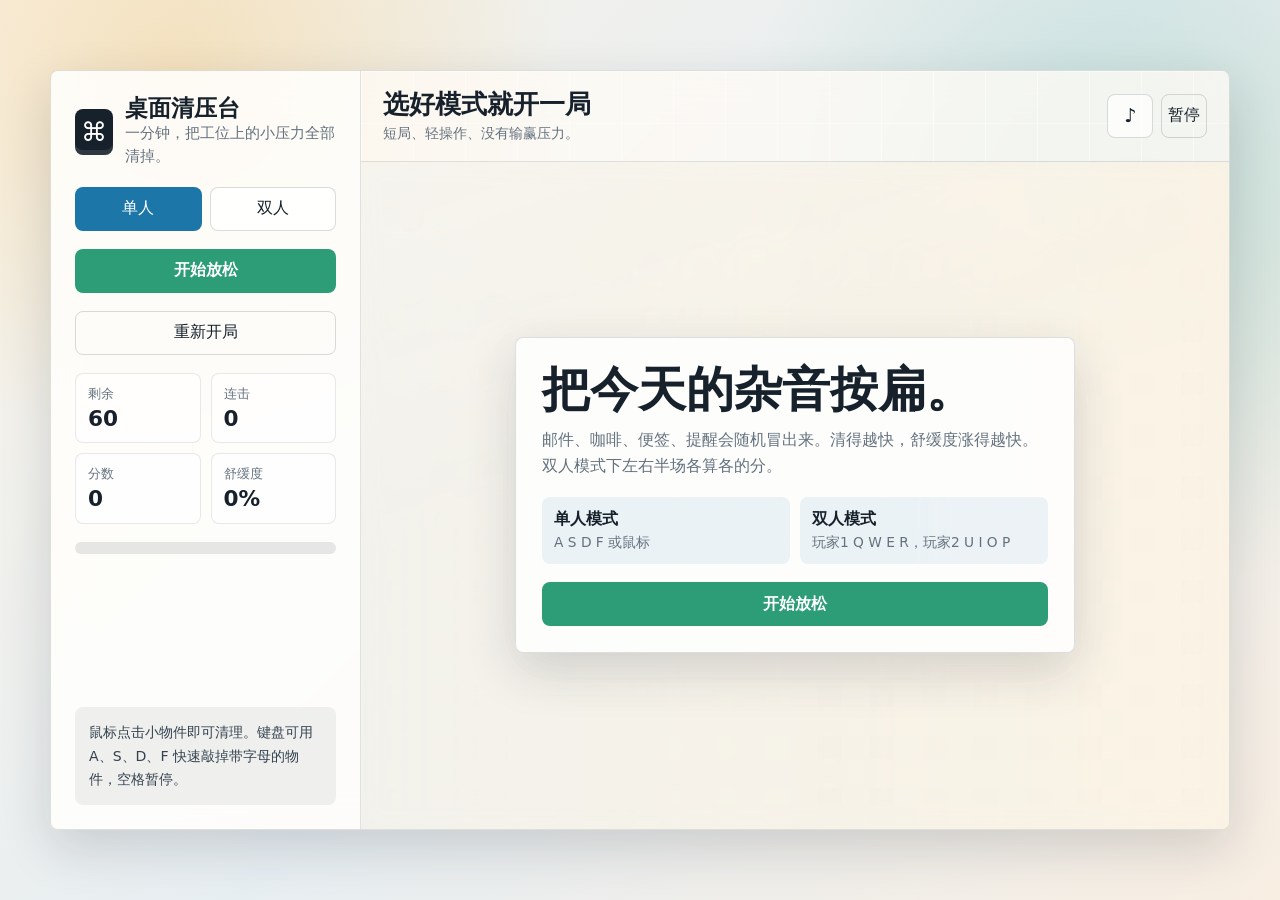
<file: works/desk-calm-game/index.html>
<!doctype html>
<html lang="zh-CN">
<head>
  <meta charset="utf-8">
  <meta name="viewport" content="width=device-width, initial-scale=1">
  <title>桌面清压台</title>
  <meta name="description" content="一款适合办公室短暂放松的单机小游戏，支持单人和双人同屏模式。">
  <style>
    :root {
      --ink: #16212b;
      --muted: #64727f;
      --paper: #f6f1e7;
      --paper-deep: #e6ddcc;
      --blue: #1d76a8;
      --mint: #2d9d78;
      --rose: #d95d6a;
      --sun: #edaa32;
      --violet: #7766c6;
      --shadow: 0 18px 50px rgba(22, 33, 43, .16);
    }

    * { box-sizing: border-box; }

    html, body {
      height: 100%;
      margin: 0;
      color: var(--ink);
      font-family: "Microsoft YaHei", "PingFang SC", system-ui, -apple-system, BlinkMacSystemFont, "Segoe UI", sans-serif;
      background:
        radial-gradient(circle at 14% 8%, rgba(237, 170, 50, .24), transparent 24rem),
        radial-gradient(circle at 88% 22%, rgba(45, 157, 120, .2), transparent 25rem),
        linear-gradient(135deg, #f9f3e8 0%, #e7eef2 52%, #f8eee2 100%);
      overflow: hidden;
    }

    body {
      display: grid;
      place-items: center;
      padding: 18px;
    }

    button, input {
      font: inherit;
    }

    .app {
      width: min(1180px, 100%);
      height: min(760px, calc(100vh - 36px));
      min-height: 620px;
      display: grid;
      grid-template-columns: minmax(250px, 310px) 1fr;
      border: 1px solid rgba(22, 33, 43, .12);
      border-radius: 8px;
      background: rgba(255, 252, 246, .76);
      box-shadow: var(--shadow);
      overflow: hidden;
      backdrop-filter: blur(18px);
    }

    .panel {
      padding: 24px;
      border-right: 1px solid rgba(22, 33, 43, .12);
      background: rgba(255, 255, 255, .55);
      display: flex;
      flex-direction: column;
      gap: 18px;
    }

    .brand {
      display: flex;
      align-items: center;
      gap: 12px;
    }

    .logo {
      width: 46px;
      height: 46px;
      border-radius: 8px;
      display: grid;
      place-items: center;
      background: var(--ink);
      color: #fff;
      font-size: 26px;
      box-shadow: inset 0 -5px 0 rgba(255,255,255,.1);
    }

    h1, h2, p { margin: 0; }

    h1 {
      font-size: 1.45rem;
      line-height: 1.15;
      letter-spacing: 0;
    }

    .subtitle {
      color: var(--muted);
      font-size: .95rem;
      line-height: 1.55;
    }

    .modes {
      display: grid;
      grid-template-columns: 1fr 1fr;
      gap: 8px;
    }

    .mode-btn,
    .primary-btn,
    .ghost-btn,
    .sound-btn {
      min-height: 44px;
      border: 1px solid rgba(22, 33, 43, .16);
      border-radius: 8px;
      color: var(--ink);
      background: rgba(255, 255, 255, .75);
      cursor: pointer;
      transition: transform .15s ease, background .15s ease, border-color .15s ease, box-shadow .15s ease;
    }

    .mode-btn:hover,
    .primary-btn:hover,
    .ghost-btn:hover,
    .sound-btn:hover {
      transform: translateY(-1px);
      box-shadow: 0 8px 20px rgba(22, 33, 43, .12);
    }

    .mode-btn.active {
      color: #fff;
      background: var(--blue);
      border-color: transparent;
    }

    .primary-btn {
      width: 100%;
      color: #fff;
      border-color: transparent;
      background: var(--mint);
      font-weight: 800;
    }

    .ghost-btn {
      width: 100%;
      background: transparent;
    }

    .sound-btn {
      width: 46px;
      min-width: 46px;
      padding: 0;
      display: grid;
      place-items: center;
      font-size: 1.2rem;
    }

    .stat-grid {
      display: grid;
      grid-template-columns: 1fr 1fr;
      gap: 10px;
    }

    .stat {
      padding: 12px;
      border: 1px solid rgba(22, 33, 43, .1);
      border-radius: 8px;
      background: rgba(255, 255, 255, .6);
    }

    .stat span {
      display: block;
      color: var(--muted);
      font-size: .82rem;
      line-height: 1.2;
    }

    .stat strong {
      display: block;
      margin-top: 5px;
      font-size: 1.35rem;
      line-height: 1.1;
    }

    .keys {
      margin-top: auto;
      padding: 14px;
      border-radius: 8px;
      background: rgba(22, 33, 43, .06);
      color: #34424f;
      font-size: .88rem;
      line-height: 1.65;
    }

    .desk-wrap {
      position: relative;
      min-width: 0;
      display: grid;
      grid-template-rows: auto 1fr;
      background:
        linear-gradient(90deg, rgba(255,255,255,.5) 1px, transparent 1px),
        linear-gradient(rgba(255,255,255,.44) 1px, transparent 1px);
      background-size: 52px 52px;
    }

    .topbar {
      min-height: 78px;
      display: flex;
      align-items: center;
      justify-content: space-between;
      gap: 18px;
      padding: 18px 22px;
      border-bottom: 1px solid rgba(22, 33, 43, .12);
    }

    .message {
      min-width: 0;
      font-weight: 800;
      font-size: clamp(1rem, 2vw, 1.6rem);
      line-height: 1.2;
    }

    .message small {
      display: block;
      margin-top: 4px;
      color: var(--muted);
      font-size: .88rem;
      font-weight: 500;
      line-height: 1.35;
    }

    .actions {
      display: flex;
      align-items: center;
      gap: 8px;
      flex-shrink: 0;
    }

    .desk {
      position: relative;
      overflow: hidden;
      cursor: crosshair;
      background:
        linear-gradient(160deg, rgba(255,255,255,.32), transparent 40%),
        linear-gradient(90deg, rgba(29,118,168,.08), rgba(237,170,50,.1));
    }

    .split {
      position: absolute;
      inset: 0;
      pointer-events: none;
      display: none;
      grid-template-columns: 1fr 1fr;
    }

    .duo .split { display: grid; }

    .half {
      position: relative;
    }

    .half:first-child {
      border-right: 2px dashed rgba(22, 33, 43, .18);
    }

    .half::before {
      position: absolute;
      top: 18px;
      left: 18px;
      padding: 6px 10px;
      border-radius: 8px;
      background: rgba(255,255,255,.65);
      color: rgba(22,33,43,.72);
      font-weight: 800;
      font-size: .82rem;
    }

    .half:first-child::before { content: "玩家 1"; }
    .half:last-child::before { content: "玩家 2"; }

    .object {
      position: absolute;
      width: 82px;
      height: 82px;
      border: 0;
      border-radius: 8px;
      display: grid;
      place-items: center;
      color: #fff;
      font-size: 2rem;
      font-weight: 900;
      cursor: pointer;
      box-shadow: 0 12px 20px rgba(22, 33, 43, .18);
      user-select: none;
      touch-action: manipulation;
      animation: pop .2s ease-out, breathe 1s ease-in-out infinite alternate;
    }

    .object[data-kind="mail"] { background: var(--blue); }
    .object[data-kind="coffee"] { background: #8b6344; }
    .object[data-kind="memo"] { background: var(--sun); color: #392813; }
    .object[data-kind="alert"] { background: var(--rose); }
    .object[data-kind="plant"] { background: var(--mint); }
    .object[data-kind="clip"] { background: var(--violet); }

    .object.expired {
      opacity: .35;
      transform: scale(.84);
      pointer-events: none;
    }

    .object.squash {
      animation: squash .22s ease forwards;
    }

    .keycap {
      position: absolute;
      right: 6px;
      bottom: 6px;
      min-width: 24px;
      height: 24px;
      padding: 2px 6px;
      border-radius: 6px;
      display: grid;
      place-items: center;
      color: rgba(22,33,43,.86);
      background: rgba(255,255,255,.82);
      font-size: .72rem;
      line-height: 1;
    }

    .float {
      position: absolute;
      z-index: 3;
      pointer-events: none;
      color: var(--ink);
      font-size: 1rem;
      font-weight: 900;
      animation: floatup .7s ease-out forwards;
      text-shadow: 0 1px 0 rgba(255,255,255,.8);
    }

    .calm-meter {
      height: 12px;
      overflow: hidden;
      border-radius: 999px;
      background: rgba(22, 33, 43, .1);
    }

    .calm-fill {
      height: 100%;
      width: 0%;
      border-radius: inherit;
      background: linear-gradient(90deg, var(--rose), var(--sun), var(--mint));
      transition: width .2s ease;
    }

    .overlay {
      position: absolute;
      inset: 0;
      z-index: 5;
      display: grid;
      place-items: center;
      padding: 20px;
      background: rgba(248, 243, 233, .6);
      backdrop-filter: blur(10px);
    }

    .overlay.hidden { display: none; }

    .start-card {
      width: min(560px, 100%);
      padding: 26px;
      border: 1px solid rgba(22, 33, 43, .14);
      border-radius: 8px;
      background: rgba(255,255,255,.88);
      box-shadow: var(--shadow);
    }

    .start-card h2 {
      font-size: clamp(1.7rem, 4vw, 3rem);
      line-height: 1.05;
      letter-spacing: 0;
    }

    .start-card p {
      margin: 12px 0 18px;
      color: var(--muted);
      font-size: 1rem;
      line-height: 1.65;
    }

    .result {
      display: grid;
      grid-template-columns: 1fr 1fr;
      gap: 10px;
      margin-bottom: 18px;
    }

    .result div {
      padding: 12px;
      border-radius: 8px;
      background: rgba(29,118,168,.08);
      font-weight: 800;
    }

    .result span {
      display: block;
      margin-top: 4px;
      color: var(--muted);
      font-size: .86rem;
      font-weight: 500;
    }

    @keyframes pop {
      from { transform: scale(.4) rotate(-8deg); opacity: 0; }
      to { transform: scale(1) rotate(0); opacity: 1; }
    }

    @keyframes breathe {
      from { translate: 0 0; }
      to { translate: 0 -4px; }
    }

    @keyframes squash {
      to { transform: scale(.15) rotate(16deg); opacity: 0; }
    }

    @keyframes floatup {
      to { transform: translateY(-34px); opacity: 0; }
    }

    @media (max-width: 820px) {
      body {
        padding: 0;
        overflow: auto;
      }

      .app {
        width: 100%;
        height: auto;
        min-height: 100vh;
        grid-template-columns: 1fr;
        border-radius: 0;
      }

      .panel {
        padding: 16px;
        border-right: 0;
        border-bottom: 1px solid rgba(22, 33, 43, .12);
      }

      .keys {
        margin-top: 0;
      }

      .desk-wrap {
        min-height: 620px;
      }

      .topbar {
        padding: 14px;
        align-items: flex-start;
      }

      .actions {
        flex-wrap: wrap;
        justify-content: flex-end;
      }

      .object {
        width: 70px;
        height: 70px;
      }
    }
  </style>
</head>
<body>
  <main class="app">
    <aside class="panel" aria-label="游戏控制">
      <div class="brand">
        <div class="logo" aria-hidden="true">⌘</div>
        <div>
          <h1>桌面清压台</h1>
          <p class="subtitle">一分钟，把工位上的小压力全部清掉。</p>
        </div>
      </div>

      <div class="modes" role="group" aria-label="选择模式">
        <button class="mode-btn active" type="button" data-mode="solo">单人</button>
        <button class="mode-btn" type="button" data-mode="duo">双人</button>
      </div>

      <button class="primary-btn" type="button" id="startBtn">开始放松</button>
      <button class="ghost-btn" type="button" id="resetBtn">重新开局</button>

      <div class="stat-grid">
        <div class="stat"><span>剩余</span><strong id="timeText">60</strong></div>
        <div class="stat"><span>连击</span><strong id="comboText">0</strong></div>
        <div class="stat"><span id="scoreALabel">分数</span><strong id="scoreA">0</strong></div>
        <div class="stat"><span id="scoreBLabel">舒缓度</span><strong id="scoreB">0%</strong></div>
      </div>

      <div class="calm-meter" aria-label="舒缓度">
        <div class="calm-fill" id="calmFill"></div>
      </div>

      <div class="keys" id="keyHelp">
        鼠标点击小物件即可清理。键盘可用 A、S、D、F 快速敲掉带字母的物件，空格暂停。
      </div>
    </aside>

    <section class="desk-wrap">
      <header class="topbar">
        <div class="message" id="message">
          选好模式就开一局
          <small>短局、轻操作、没有输赢压力。</small>
        </div>
        <div class="actions">
          <button class="sound-btn" type="button" id="soundBtn" aria-label="切换声音">♪</button>
          <button class="ghost-btn" type="button" id="pauseBtn">暂停</button>
        </div>
      </header>

      <div class="desk" id="desk" aria-label="游戏区域">
        <div class="split" aria-hidden="true">
          <div class="half"></div>
          <div class="half"></div>
        </div>
        <div class="overlay" id="overlay">
          <div class="start-card">
            <h2>把今天的杂音按扁。</h2>
            <p>邮件、咖啡、便签、提醒会随机冒出来。清得越快，舒缓度涨得越快。双人模式下左右半场各算各的分。</p>
            <div class="result" id="resultBox">
              <div>单人模式<span>A S D F 或鼠标</span></div>
              <div>双人模式<span>玩家1 Q W E R，玩家2 U I O P</span></div>
            </div>
            <button class="primary-btn" type="button" id="overlayStart">开始放松</button>
          </div>
        </div>
      </div>
    </section>
  </main>

  <script>
    const desk = document.querySelector("#desk");
    const overlay = document.querySelector("#overlay");
    const startBtn = document.querySelector("#startBtn");
    const overlayStart = document.querySelector("#overlayStart");
    const resetBtn = document.querySelector("#resetBtn");
    const pauseBtn = document.querySelector("#pauseBtn");
    const soundBtn = document.querySelector("#soundBtn");
    const message = document.querySelector("#message");
    const timeText = document.querySelector("#timeText");
    const comboText = document.querySelector("#comboText");
    const scoreA = document.querySelector("#scoreA");
    const scoreB = document.querySelector("#scoreB");
    const scoreALabel = document.querySelector("#scoreALabel");
    const scoreBLabel = document.querySelector("#scoreBLabel");
    const calmFill = document.querySelector("#calmFill");
    const keyHelp = document.querySelector("#keyHelp");
    const resultBox = document.querySelector("#resultBox");
    const modeButtons = [...document.querySelectorAll(".mode-btn")];
    const deskWrap = document.querySelector(".desk-wrap");

    const items = [
      { kind: "mail", icon: "✉", text: "邮件归档" },
      { kind: "coffee", icon: "☕", text: "补一口水" },
      { kind: "memo", icon: "✓", text: "便签完成" },
      { kind: "alert", icon: "!", text: "提醒静音" },
      { kind: "plant", icon: "♧", text: "伸展一下" },
      { kind: "clip", icon: "⌁", text: "线头理顺" }
    ];

    const soloKeys = ["a", "s", "d", "f"];
    const duoLeftKeys = ["q", "w", "e", "r"];
    const duoRightKeys = ["u", "i", "o", "p"];

    let state = {
      mode: "solo",
      running: false,
      paused: false,
      sound: true,
      time: 60,
      combo: 0,
      calm: 0,
      scoreAValue: 0,
      scoreBValue: 0,
      spawnDelay: 850,
      ticker: null,
      spawner: null,
      audio: null
    };

    function initAudio() {
      if (!state.audio && window.AudioContext) {
        state.audio = new AudioContext();
      }
    }

    function beep(freq, duration, type = "sine") {
      if (!state.sound || !state.audio) return;
      const osc = state.audio.createOscillator();
      const gain = state.audio.createGain();
      osc.type = type;
      osc.frequency.value = freq;
      gain.gain.setValueAtTime(.0001, state.audio.currentTime);
      gain.gain.exponentialRampToValueAtTime(.08, state.audio.currentTime + .01);
      gain.gain.exponentialRampToValueAtTime(.0001, state.audio.currentTime + duration);
      osc.connect(gain);
      gain.connect(state.audio.destination);
      osc.start();
      osc.stop(state.audio.currentTime + duration + .02);
    }

    function setMode(mode) {
      if (state.running) return;
      state.mode = mode;
      deskWrap.classList.toggle("duo", mode === "duo");
      modeButtons.forEach(btn => btn.classList.toggle("active", btn.dataset.mode === mode));
      scoreALabel.textContent = mode === "duo" ? "玩家1" : "分数";
      scoreBLabel.textContent = mode === "duo" ? "玩家2" : "舒缓度";
      keyHelp.textContent = mode === "duo"
        ? "双人同屏：玩家1 用 Q W E R，玩家2 用 U I O P，也可以各点自己半场。空格暂停。"
        : "鼠标点击小物件即可清理。键盘可用 A、S、D、F 快速敲掉带字母的物件，空格暂停。";
      updateStats();
    }

    function startGame() {
      initAudio();
      resetGame(false);
      state.running = true;
      overlay.classList.add("hidden");
      message.innerHTML = state.mode === "duo"
        ? "左右开清，谁先轻松谁赢<small>看准字母或点击自己半场的小物件。</small>"
        : "开始清理桌面压力<small>连续清理会提高舒缓度和分数。</small>";
      state.ticker = setInterval(tick, 1000);
      scheduleSpawn(250);
      beep(520, .08, "triangle");
    }

    function resetGame(showOverlay = true) {
      clearInterval(state.ticker);
      clearTimeout(state.spawner);
      document.querySelectorAll(".object, .float").forEach(el => el.remove());
      Object.assign(state, {
        running: false,
        paused: false,
        time: 60,
        combo: 0,
        calm: 0,
        scoreAValue: 0,
        scoreBValue: 0,
        spawnDelay: 850
      });
      pauseBtn.textContent = "暂停";
      if (showOverlay) {
        overlay.classList.remove("hidden");
        message.innerHTML = "选好模式就开一局<small>短局、轻操作、没有输赢压力。</small>";
        overlay.querySelector("h2").textContent = "把今天的杂音按扁。";
        overlay.querySelector("p").textContent = "邮件、咖啡、便签、提醒会随机冒出来。清得越快，舒缓度涨得越快。双人模式下左右半场各算各的分。";
        overlayStart.textContent = "开始放松";
        resultBox.innerHTML = '<div>单人模式<span>A S D F 或鼠标</span></div><div>双人模式<span>玩家1 Q W E R，玩家2 U I O P</span></div>';
      }
      updateStats();
    }

    function togglePause() {
      if (!state.running) return;
      state.paused = !state.paused;
      pauseBtn.textContent = state.paused ? "继续" : "暂停";
      message.innerHTML = state.paused
        ? "先松一口气<small>再按一次继续。</small>"
        : "继续清理桌面压力<small>保持节奏就好。</small>";
      if (!state.paused) scheduleSpawn(200);
    }

    function tick() {
      if (state.paused) return;
      state.time -= 1;
      state.calm = Math.min(100, state.calm + .25);
      state.spawnDelay = Math.max(360, state.spawnDelay - 7);
      updateStats();
      if (state.time <= 0) finishGame();
    }

    function scheduleSpawn(delay = state.spawnDelay) {
      clearTimeout(state.spawner);
      state.spawner = setTimeout(() => {
        if (state.running && !state.paused) {
          spawnObject();
          if (Math.random() > .78 || state.time < 24) spawnObject();
        }
        if (state.running) scheduleSpawn();
      }, delay);
    }

    function spawnObject() {
      const rect = desk.getBoundingClientRect();
      const item = items[Math.floor(Math.random() * items.length)];
      const obj = document.createElement("button");
      const side = state.mode === "duo" ? (Math.random() > .5 ? "right" : "left") : "solo";
      const keys = state.mode === "solo" ? soloKeys : side === "left" ? duoLeftKeys : duoRightKeys;
      const key = keys[Math.floor(Math.random() * keys.length)];
      const size = window.innerWidth < 820 ? 70 : 82;
      const halfWidth = rect.width / 2;
      const minX = side === "right" ? halfWidth + 22 : 22;
      const maxX = side === "left" ? halfWidth - size - 22 : rect.width - size - 22;
      const x = randomBetween(minX, Math.max(minX, maxX));
      const y = randomBetween(28, Math.max(28, rect.height - size - 32));
      obj.className = "object";
      obj.dataset.kind = item.kind;
      obj.dataset.key = key;
      obj.dataset.side = side;
      obj.style.left = `${x}px`;
      obj.style.top = `${y}px`;
      obj.setAttribute("aria-label", `${item.text}，按 ${key.toUpperCase()} 或点击`);
      obj.innerHTML = `${item.icon}<span class="keycap">${key.toUpperCase()}</span>`;
      obj.addEventListener("click", () => clearObject(obj, "click"));
      desk.appendChild(obj);
      setTimeout(() => expireObject(obj), randomBetween(1800, 2800));
    }

    function randomBetween(min, max) {
      return Math.floor(Math.random() * (max - min + 1)) + min;
    }

    function expireObject(obj) {
      if (!obj.isConnected || obj.classList.contains("squash")) return;
      obj.classList.add("expired");
      state.combo = 0;
      state.calm = Math.max(0, state.calm - 3);
      updateStats();
      setTimeout(() => obj.remove(), 280);
    }

    function clearObject(obj, source) {
      if (!state.running || state.paused || !obj.isConnected || obj.classList.contains("squash")) return;
      const rect = obj.getBoundingClientRect();
      const deskRect = desk.getBoundingClientRect();
      const side = obj.dataset.side;
      const base = source === "key" ? 14 : 10;
      const points = base + Math.min(18, state.combo * 2);
      state.combo += 1;
      state.calm = Math.min(100, state.calm + 4 + Math.min(8, state.combo));
      if (state.mode === "duo" && side === "right") {
        state.scoreBValue += points;
      } else {
        state.scoreAValue += points;
      }
      obj.classList.add("squash");
      floatText(`+${points}`, rect.left - deskRect.left + 24, rect.top - deskRect.top + 8);
      beep(420 + state.combo * 18, .055, "square");
      setTimeout(() => obj.remove(), 200);
      updateStats();
    }

    function floatText(text, x, y) {
      const el = document.createElement("div");
      el.className = "float";
      el.textContent = text;
      el.style.left = `${x}px`;
      el.style.top = `${y}px`;
      desk.appendChild(el);
      setTimeout(() => el.remove(), 740);
    }

    function finishGame() {
      clearInterval(state.ticker);
      clearTimeout(state.spawner);
      state.running = false;
      document.querySelectorAll(".object").forEach(el => el.remove());
      const duo = state.mode === "duo";
      const winner = duo
        ? state.scoreAValue === state.scoreBValue
          ? "平局，办公室气压稳定"
          : state.scoreAValue > state.scoreBValue ? "玩家1更松弛" : "玩家2更松弛"
        : state.calm >= 80 ? "今天状态很稳" : state.calm >= 55 ? "已经轻松不少" : "再来一局慢慢顺";
      resultBox.innerHTML = duo
        ? `<div>玩家1 ${state.scoreAValue}<span>${winner}</span></div><div>玩家2 ${state.scoreBValue}<span>连击最高靠手感</span></div>`
        : `<div>${state.scoreAValue} 分<span>${winner}</span></div><div>${Math.round(state.calm)}%<span>舒缓度</span></div>`;
      message.innerHTML = "这一局收工<small>喝口水，肩膀也放下来。</small>";
      overlay.classList.remove("hidden");
      overlay.querySelector("h2").textContent = winner;
      overlay.querySelector("p").textContent = duo ? "换个位置再来一局，看看谁更会整理压力。" : "节奏不用快，能打断一下紧绷感就很好。";
      overlayStart.textContent = "再来一局";
      beep(700, .1, "triangle");
    }

    function updateStats() {
      timeText.textContent = Math.max(0, state.time);
      comboText.textContent = state.combo;
      scoreA.textContent = state.scoreAValue;
      scoreB.textContent = state.mode === "duo" ? state.scoreBValue : `${Math.round(state.calm)}%`;
      calmFill.style.width = `${Math.round(state.calm)}%`;
    }

    modeButtons.forEach(btn => btn.addEventListener("click", () => setMode(btn.dataset.mode)));
    startBtn.addEventListener("click", startGame);
    overlayStart.addEventListener("click", startGame);
    resetBtn.addEventListener("click", () => resetGame(true));
    pauseBtn.addEventListener("click", togglePause);
    soundBtn.addEventListener("click", () => {
      initAudio();
      state.sound = !state.sound;
      soundBtn.textContent = state.sound ? "♪" : "×";
      soundBtn.setAttribute("aria-label", state.sound ? "关闭声音" : "打开声音");
    });

    window.addEventListener("keydown", event => {
      const key = event.key.toLowerCase();
      if (event.code === "Space") {
        event.preventDefault();
        togglePause();
        return;
      }
      if (!state.running || state.paused) return;
      const target = [...document.querySelectorAll(".object")]
        .find(obj => obj.dataset.key === key && !obj.classList.contains("squash"));
      if (target) {
        event.preventDefault();
        clearObject(target, "key");
      }
    });

    setMode("solo");
  </script>
</body>
</html>
</file>
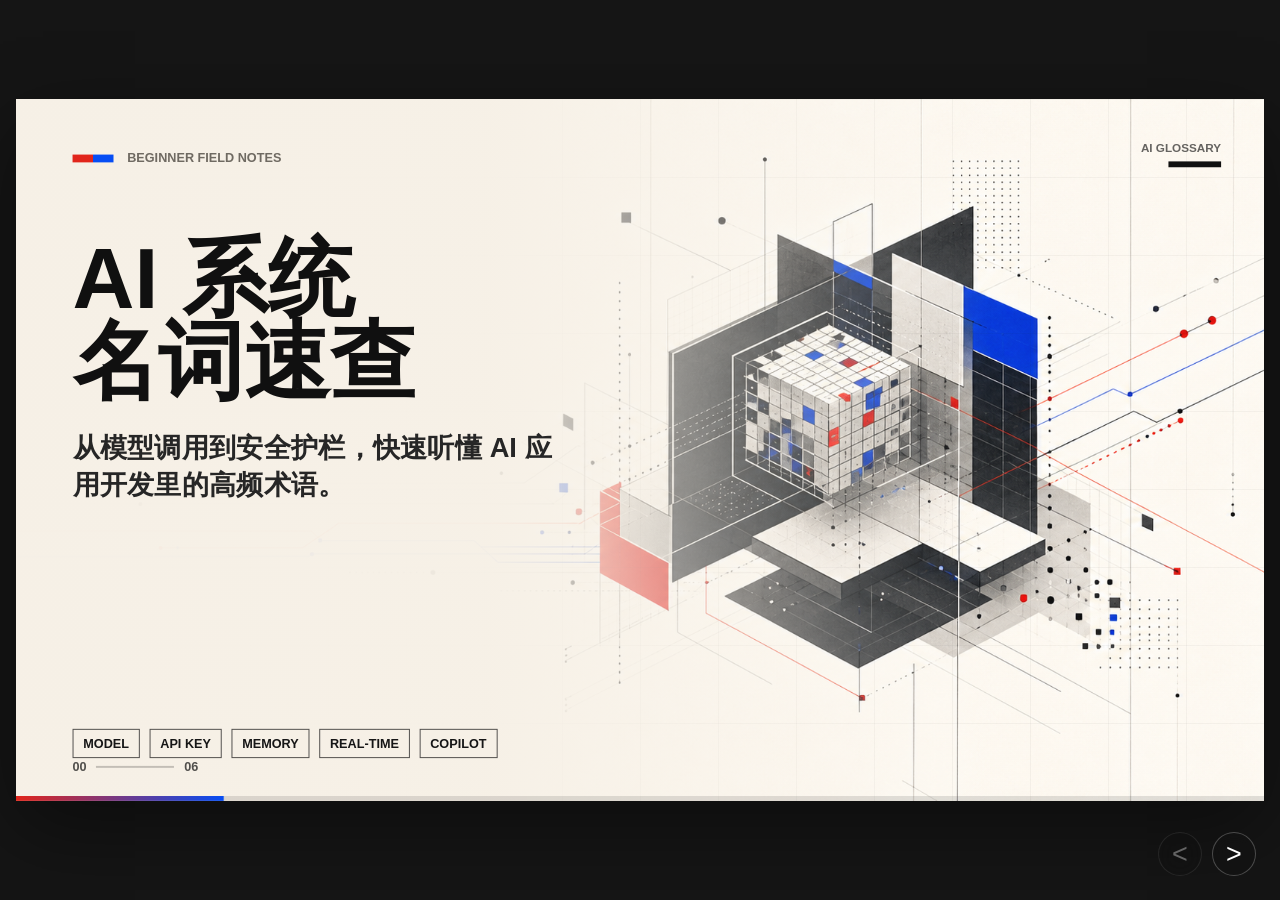
<file: works/ai-glossary/ai-glossary-ai-systems.html>
<!doctype html>
<html lang="zh-CN">
<head>
  <meta charset="utf-8">
  <meta name="viewport" content="width=device-width, initial-scale=1">
  <title>AI 系统能力名词速查</title>
  <link rel="preload" as="image" href="assets/images/cover.png">
  <link rel="preload" as="image" href="assets/images/slide-01-language.png">
  <link rel="preload" as="image" href="assets/images/slide-02-context.png">
  <link rel="preload" as="image" href="assets/images/slide-03-tools.png">
  <link rel="preload" as="image" href="assets/images/slide-04-agent.png">
  <link rel="preload" as="image" href="assets/images/slide-05-rag-emergence.png">
  <style>
    :root {
      --paper: #f6f0e6;
      --paper-strong: #fffaf0;
      --ink: #101010;
      --muted: #6f6a62;
      --line: rgba(16, 16, 16, 0.22);
      --red: #e1251b;
      --blue: #064df4;
      --scale: 1;
      --slide-w: 1280px;
      --slide-h: 720px;
    }

    * {
      box-sizing: border-box;
    }

    html,
    body {
      width: 100%;
      height: 100%;
      margin: 0;
      overflow: hidden;
      background: #151515;
      color: var(--ink);
      font-family: Arial, Helvetica, "Microsoft YaHei", "PingFang SC", sans-serif;
      letter-spacing: 0;
    }

    button {
      font: inherit;
    }

    .viewport {
      position: relative;
      display: grid;
      place-items: center;
      width: 100vw;
      height: 100vh;
      overflow: hidden;
    }

    .deck-frame {
      position: relative;
      width: var(--slide-w);
      height: var(--slide-h);
      transform: scale(var(--scale));
      transform-origin: center;
      box-shadow: 0 28px 80px rgba(0, 0, 0, 0.42);
      background: var(--paper);
    }

    .slide {
      position: absolute;
      inset: 0;
      width: var(--slide-w);
      height: var(--slide-h);
      overflow: hidden;
      background: var(--paper);
      opacity: 0;
      visibility: hidden;
      transform: translate3d(46px, 0, 0) scale(0.985);
      filter: blur(10px);
      clip-path: inset(0 0 0 9%);
      transition: none;
    }

    .deck-ready .slide {
      transition:
        opacity 620ms cubic-bezier(0.16, 1, 0.3, 1),
        transform 620ms cubic-bezier(0.16, 1, 0.3, 1),
        filter 620ms cubic-bezier(0.16, 1, 0.3, 1),
        clip-path 620ms cubic-bezier(0.16, 1, 0.3, 1),
        visibility 620ms cubic-bezier(0.16, 1, 0.3, 1);
    }

    .slide.active {
      opacity: 1;
      visibility: visible;
      transform: translate3d(0, 0, 0) scale(1);
      filter: blur(0);
      clip-path: inset(0);
      z-index: 2;
    }

    .slide::before {
      content: "";
      position: absolute;
      inset: 0;
      z-index: 1;
      pointer-events: none;
      background-image:
        linear-gradient(rgba(16, 16, 16, 0.06) 1px, transparent 1px),
        linear-gradient(90deg, rgba(16, 16, 16, 0.06) 1px, transparent 1px);
      background-size: 80px 80px;
      opacity: 0.62;
      mix-blend-mode: multiply;
    }

    .visual {
      position: absolute;
      inset: 0;
      z-index: 0;
    }

    .visual img {
      width: 100%;
      height: 100%;
      display: block;
      object-fit: cover;
      transform: scale(1.035);
      transition: none;
    }

    .deck-ready .visual img {
      transition: transform 900ms cubic-bezier(0.16, 1, 0.3, 1);
    }

    .slide.active .visual img {
      transform: scale(1);
    }

    .shade {
      position: absolute;
      inset: 0;
      z-index: 1;
      pointer-events: none;
      background:
        linear-gradient(
          90deg,
          rgba(246, 240, 230, 0.99) 0%,
          rgba(246, 240, 230, 0.97) 40%,
          rgba(246, 240, 230, 0.70) 55%,
          rgba(246, 240, 230, 0.08) 76%
        );
    }

    .cover .shade {
      background:
        linear-gradient(
          90deg,
          rgba(246, 240, 230, 0.99) 0%,
          rgba(246, 240, 230, 0.96) 38%,
          rgba(246, 240, 230, 0.42) 58%,
          rgba(246, 240, 230, 0.03) 78%
        );
    }

    .content {
      position: relative;
      z-index: 2;
      width: 520px;
      height: 100%;
      padding: 46px 0 42px 58px;
      display: flex;
      flex-direction: column;
      opacity: 0;
      transform: translate3d(-18px, 0, 0);
      transition: none;
    }

    .deck-ready .content {
      transition:
        opacity 520ms cubic-bezier(0.16, 1, 0.3, 1) 120ms,
        transform 520ms cubic-bezier(0.16, 1, 0.3, 1) 120ms;
    }

    .slide.active .content {
      opacity: 1;
      transform: translate3d(0, 0, 0);
    }

    .cover-content {
      width: 642px;
      padding-top: 54px;
    }

    .kicker {
      display: grid;
      grid-template-columns: 42px 1fr;
      gap: 14px;
      align-items: center;
      color: var(--muted);
      font-size: 13px;
      font-weight: 800;
      line-height: 1.1;
      text-transform: uppercase;
    }

    .kicker::before {
      content: "";
      width: 42px;
      height: 8px;
      background: linear-gradient(90deg, var(--red) 0 50%, var(--blue) 50% 100%);
    }

    .cover h1 {
      margin: 74px 0 0;
      font-size: 88px;
      line-height: 0.96;
      font-weight: 900;
      letter-spacing: 0;
    }

    .cover h1 span {
      display: block;
    }

    .cover .subtitle {
      width: 500px;
      margin: 28px 0 0;
      color: #262626;
      font-size: 28px;
      line-height: 1.35;
      font-weight: 700;
    }

    .cover .tag-row {
      display: flex;
      flex-wrap: wrap;
      gap: 10px;
      width: 510px;
      margin-top: auto;
      padding-bottom: 2px;
    }

    .tag {
      height: 30px;
      display: inline-flex;
      align-items: center;
      border: 1px solid rgba(16, 16, 16, 0.72);
      padding: 0 10px;
      background: rgba(246, 240, 230, 0.76);
      color: #161616;
      font-size: 13px;
      font-weight: 900;
      line-height: 1;
      text-transform: uppercase;
    }

    .slide-heading {
      margin: 26px 0 28px;
      padding-bottom: 18px;
      border-bottom: 2px solid var(--ink);
    }

    .slide-heading h2 {
      margin: 0;
      font-size: 38px;
      line-height: 1.05;
      font-weight: 900;
    }

    .slide-heading p {
      margin: 10px 0 0;
      color: var(--muted);
      font-size: 16px;
      line-height: 1.35;
      font-weight: 700;
    }

    .term-stack {
      display: grid;
      gap: 16px;
      margin-top: 0;
    }

    .term {
      min-height: 132px;
      padding: 14px 18px 16px;
      border-top: 3px solid var(--ink);
      background: rgba(255, 250, 240, 0.88);
      box-shadow: 0 12px 32px rgba(16, 16, 16, 0.06);
      opacity: 0;
      visibility: hidden;
      transform: translate3d(0, 26px, 0) scale(0.985);
      filter: blur(8px);
      pointer-events: none;
      transition:
        opacity 440ms cubic-bezier(0.16, 1, 0.3, 1),
        transform 520ms cubic-bezier(0.16, 1, 0.3, 1),
        filter 520ms cubic-bezier(0.16, 1, 0.3, 1),
        visibility 520ms cubic-bezier(0.16, 1, 0.3, 1);
    }

    .slide.active .term.revealed {
      opacity: 1;
      visibility: visible;
      transform: translate3d(0, 0, 0) scale(1);
      filter: blur(0);
      pointer-events: auto;
    }

    .term-head {
      display: flex;
      align-items: baseline;
      gap: 14px;
      margin-bottom: 8px;
    }

    .term-no {
      min-width: 34px;
      color: var(--red);
      font-size: 16px;
      line-height: 1;
      font-weight: 900;
      font-variant-numeric: tabular-nums;
    }

    .term:nth-child(even) .term-no {
      color: var(--blue);
    }

    .term h3 {
      margin: 0;
      font-size: 31px;
      line-height: 1;
      font-weight: 900;
    }

    .term .cn {
      margin-left: 8px;
      color: var(--muted);
      font-size: 16px;
      font-weight: 800;
      white-space: nowrap;
    }

    .term p {
      margin: 0;
      color: #1f1f1f;
      font-size: 17px;
      line-height: 1.42;
      font-weight: 700;
    }

    .memory {
      display: grid;
      grid-template-columns: 6px 1fr;
      gap: 10px;
      margin-top: 9px;
      color: #4e4941;
      font-size: 14px;
      line-height: 1.35;
      font-weight: 700;
    }

    .memory::before {
      content: "";
      width: 6px;
      background: var(--blue);
    }

    .term:nth-child(odd) .memory::before {
      background: var(--red);
    }

    .rail {
      position: absolute;
      top: 44px;
      right: 44px;
      z-index: 3;
      display: grid;
      gap: 8px;
      justify-items: end;
      color: rgba(16, 16, 16, 0.64);
      font-size: 12px;
      line-height: 1;
      font-weight: 900;
      text-transform: uppercase;
      letter-spacing: 0;
    }

    .rail::after {
      content: "";
      width: 54px;
      height: 6px;
      background: var(--ink);
    }

    .pager {
      position: absolute;
      left: 58px;
      bottom: 28px;
      z-index: 3;
      display: flex;
      align-items: center;
      gap: 10px;
      color: rgba(16, 16, 16, 0.72);
      font-size: 13px;
      font-weight: 900;
      font-variant-numeric: tabular-nums;
    }

    .pager .bar {
      width: 80px;
      height: 2px;
      background: var(--line);
    }

    .progress {
      position: absolute;
      left: 0;
      bottom: 0;
      z-index: 5;
      width: 100%;
      height: 5px;
      background: rgba(16, 16, 16, 0.12);
    }

    .progress span {
      display: block;
      width: 0%;
      height: 100%;
      background: linear-gradient(90deg, var(--red), var(--blue));
      transition: width 260ms ease;
    }

    .controls {
      position: fixed;
      right: 24px;
      bottom: 24px;
      z-index: 20;
      display: flex;
      gap: 10px;
    }

    .nav-button {
      width: 44px;
      height: 44px;
      display: grid;
      place-items: center;
      border: 1px solid rgba(255, 255, 255, 0.24);
      border-radius: 50%;
      background: rgba(18, 18, 18, 0.72);
      color: #fff;
      cursor: pointer;
      font-size: 27px;
      line-height: 1;
      backdrop-filter: blur(10px);
      transition: transform 180ms ease, background 180ms ease, opacity 180ms ease;
    }

    .nav-button:hover {
      transform: translateY(-2px);
      background: rgba(18, 18, 18, 0.92);
    }

    .nav-button:disabled {
      opacity: 0.35;
      cursor: default;
      transform: none;
    }

    @media print {
      html,
      body {
        height: auto;
        overflow: visible;
        background: #fff;
      }

      .viewport {
        display: block;
        width: auto;
        height: auto;
        overflow: visible;
      }

      .deck-frame {
        width: 100%;
        height: auto;
        transform: none !important;
        box-shadow: none;
        background: transparent;
      }

      .slide {
        position: relative;
        inset: auto;
        width: 100vw;
        height: 56.25vw;
        page-break-after: always;
        opacity: 1 !important;
        visibility: visible !important;
        transform: none !important;
      }

      .visual img,
      .content,
      .term {
        opacity: 1 !important;
        visibility: visible !important;
        transform: none !important;
        filter: none !important;
      }

      .controls {
        display: none;
      }
    }
  </style>
</head>
<body>
    <main class="viewport" aria-label="AI 系统能力名词速查 HTML PPT">
    <section class="deck-frame" id="deck">
      <article class="slide cover active" aria-label="封面">
        <div class="visual">
          <img src="assets/images/cover.png" alt="抽象 AI 模型核心与瑞士风格网格视觉">
        </div>
        <div class="shade"></div>
        <div class="rail">AI Glossary</div>
        <div class="content cover-content">
          <div class="kicker">Beginner Field Notes</div>
          <h1><span>AI 系统</span><span>名词速查</span></h1>
          <p class="subtitle">从模型调用到安全护栏，快速听懂 AI 应用开发里的高频术语。</p>
          <div class="tag-row" aria-label="关键词">
            <span class="tag">Model</span>
            <span class="tag">API Key</span>
            <span class="tag">Memory</span>
            <span class="tag">Real-time</span>
            <span class="tag">Copilot</span>
          </div>
        </div>
        <div class="pager"><span>00</span><span class="bar"></span><span>06</span></div>
      </article>

      <article class="slide" aria-label="Model API Key Function Calling">
        <div class="visual">
          <img src="assets/images/slide-01-language.png" alt="文字碎片进入抽象模型核心的瑞士风格视觉">
        </div>
        <div class="shade"></div>
        <div class="rail">Core Access</div>
        <div class="content">
          <div class="kicker">01 / Access Layer</div>
          <header class="slide-heading">
            <h2>调用 AI 能力的入口</h2>
            <p>先选模型，再用密钥访问服务，让模型按需调用外部函数。</p>
          </header>
          <div class="term-stack">
            <section class="term">
              <div class="term-head">
                <span class="term-no">01</span>
                <h3>Model<span class="cn">模型</span></h3>
              </div>
              <p>经过训练后能处理输入并生成结果的 AI 系统核心。</p>
              <div class="memory">不同模型擅长的任务、速度、成本和能力边界都不一样。</div>
            </section>
            <section class="term">
              <div class="term-head">
                <span class="term-no">02</span>
                <h3>API Key<span class="cn">接口密钥</span></h3>
              </div>
              <p>访问 API 服务时用来证明身份和权限的一串密钥。</p>
              <div class="memory">它像账号密码一样敏感，不能写进公开代码或截图里。</div>
            </section>
            <section class="term">
              <div class="term-head">
                <span class="term-no">03</span>
                <h3>Function Calling<span class="cn">函数调用</span></h3>
              </div>
              <p>让模型按预设格式请求调用某个函数，再由程序执行并返回结果。</p>
              <div class="memory">适合查订单、算价格、改日程这类需要确定动作的任务。</div>
            </section>
          </div>
        </div>
        <div class="pager"><span>01</span><span class="bar"></span><span>06</span></div>
      </article>

      <article class="slide" aria-label="Memory Vector Database Semantic Search">
        <div class="visual">
          <img src="assets/images/slide-02-context.png" alt="人在整理指令卡片与上下文窗口的瑞士风格视觉">
        </div>
        <div class="shade"></div>
        <div class="rail">Knowledge Recall</div>
        <div class="content">
          <div class="kicker">02 / Retrieval Layer</div>
          <header class="slide-heading">
            <h2>让 AI 记住并找回信息</h2>
            <p>记忆保存偏好，向量库组织语义，搜索按含义而不是只按关键词。</p>
          </header>
          <div class="term-stack">
            <section class="term">
              <div class="term-head">
                <span class="term-no">04</span>
                <h3>Memory<span class="cn">记忆</span></h3>
              </div>
              <p>AI 系统保存并复用用户偏好、历史信息或任务状态的能力。</p>
              <div class="memory">记忆让体验更连续，但也需要清楚边界和隐私规则。</div>
            </section>
            <section class="term">
              <div class="term-head">
                <span class="term-no">05</span>
                <h3>Vector Database<span class="cn">向量数据库</span></h3>
              </div>
              <p>专门存储和检索向量的数据库，常用于相似度搜索和 RAG。</p>
              <div class="memory">它不是按字面完全匹配，而是按“内容像不像”来找。</div>
            </section>
            <section class="term">
              <div class="term-head">
                <span class="term-no">06</span>
                <h3>Semantic Search<span class="cn">语义搜索</span></h3>
              </div>
              <p>根据问题的含义寻找相关内容，而不是只匹配一模一样的关键词。</p>
              <div class="memory">用户问法变了，只要意思相近，也能找到相关资料。</div>
            </section>
          </div>
        </div>
        <div class="pager"><span>02</span><span class="bar"></span><span>06</span></div>
      </article>

      <article class="slide" aria-label="OCR Speech-to-Text TTS">
        <div class="visual">
          <img src="assets/images/slide-03-tools.png" alt="AI 模块连接文件数据库网页和能力卡的瑞士风格视觉">
        </div>
        <div class="shade"></div>
        <div class="rail">Modality</div>
        <div class="content">
          <div class="kicker">03 / Conversion Layer</div>
          <header class="slide-heading">
            <h2>把图像和声音变成可处理内容</h2>
            <p>文字识别、语音识别和语音合成，是多模态产品的常见入口。</p>
          </header>
          <div class="term-stack">
            <section class="term">
              <div class="term-head">
                <span class="term-no">07</span>
                <h3>OCR<span class="cn">文字识别</span></h3>
              </div>
              <p>Optical Character Recognition，把图片、截图或扫描件里的文字识别出来。</p>
              <div class="memory">发票识别、证件录入、截图转文字都常用 OCR。</div>
            </section>
            <section class="term">
              <div class="term-head">
                <span class="term-no">08</span>
                <h3>Speech-to-Text<span class="cn">语音转文字</span></h3>
              </div>
              <p>把人说的话转成文本，方便搜索、总结、翻译或交给模型继续处理。</p>
              <div class="memory">会议纪要、语音输入、客服录音分析都离不开它。</div>
            </section>
            <section class="term">
              <div class="term-head">
                <span class="term-no">09</span>
                <h3>TTS<span class="cn">文字转语音</span></h3>
              </div>
              <p>Text-to-Speech，把文本转换成自然语音输出。</p>
              <div class="memory">AI 客服、有声内容、语音助手都常用 TTS。</div>
            </section>
          </div>
        </div>
        <div class="pager"><span>03</span><span class="bar"></span><span>06</span></div>
      </article>

      <article class="slide" aria-label="Real-time Cache Rate Limit">
        <div class="visual">
          <img src="assets/images/slide-04-agent.png" alt="自主执行流程经过 API 网关并出现红色警示分支的瑞士风格视觉">
        </div>
        <div class="shade"></div>
        <div class="rail">Performance</div>
        <div class="content">
          <div class="kicker">04 / Runtime Layer</div>
          <header class="slide-heading">
            <h2>让 AI 应用又快又稳</h2>
            <p>实时体验靠低延迟，缓存减少重复计算，限速保护系统资源。</p>
          </header>
          <div class="term-stack">
            <section class="term">
              <div class="term-head">
                <span class="term-no">10</span>
                <h3>Real-time<span class="cn">实时</span></h3>
              </div>
              <p>系统能在很短时间内响应输入，让用户感觉像同步对话或即时互动。</p>
              <div class="memory">实时语音、实时字幕、实时协作都很看重延迟。</div>
            </section>
            <section class="term">
              <div class="term-head">
                <span class="term-no">11</span>
                <h3>Cache<span class="cn">缓存</span></h3>
              </div>
              <p>把常用或刚算过的结果临时保存起来，下次直接复用。</p>
              <div class="memory">缓存能提速、降成本，但也要注意内容过期。</div>
            </section>
            <section class="term">
              <div class="term-head">
                <span class="term-no">12</span>
                <h3>Rate Limit<span class="cn">速率限制</span></h3>
              </div>
              <p>限制单位时间内能发起多少请求，用来保护服务稳定和控制成本。</p>
              <div class="memory">超过限制时，系统通常会返回“太频繁”或要求稍后再试。</div>
            </section>
          </div>
        </div>
        <div class="pager"><span>04</span><span class="bar"></span><span>06</span></div>
      </article>

      <article class="slide" aria-label="Guardrails Human in the Loop Copilot">
        <div class="visual">
          <img src="assets/images/slide-05-rag-emergence.png" alt="向量空间、知识检索路径和能力跃迁图形的瑞士风格视觉">
        </div>
        <div class="shade"></div>
        <div class="rail">Control Layer</div>
        <div class="content">
          <div class="kicker">05 / Safety Layer</div>
          <header class="slide-heading">
            <h2>让 AI 更可控地协助人</h2>
            <p>护栏限制风险，人类保留关键判断，副驾驶负责辅助而不是替代。</p>
          </header>
          <div class="term-stack">
            <section class="term">
              <div class="term-head">
                <span class="term-no">13</span>
                <h3>Guardrails<span class="cn">护栏</span></h3>
              </div>
              <p>限制 AI 行为边界的规则、检测和拦截机制，用来降低风险输出。</p>
              <div class="memory">比如拒绝敏感请求、校验格式、过滤危险内容。</div>
            </section>
            <section class="term">
              <div class="term-head">
                <span class="term-no">14</span>
                <h3>Human in the Loop<span class="cn">人在回路中</span></h3>
              </div>
              <p>在 AI 流程中保留人工审核、确认或接管，让关键决策不完全自动化。</p>
              <div class="memory">常用于医疗、金融、客服升级和高风险操作。</div>
            </section>
            <section class="term">
              <div class="term-head">
                <span class="term-no">15</span>
                <h3>Copilot<span class="cn">副驾驶</span></h3>
              </div>
              <p>嵌在工作流程里的 AI 助手，帮助人写作、编码、分析或操作软件。</p>
              <div class="memory">它不是自动驾驶，而是坐在旁边帮你提速和补位。</div>
            </section>
          </div>
        </div>
        <div class="pager"><span>05</span><span class="bar"></span><span>06</span></div>
      </article>

      <div class="progress" aria-hidden="true"><span id="progressBar"></span></div>
    </section>
  </main>

  <nav class="controls" aria-label="幻灯片导航">
    <button class="nav-button" id="prevSlide" type="button" title="上一页" aria-label="上一页">&lt;</button>
    <button class="nav-button" id="nextSlide" type="button" title="下一页" aria-label="下一页">&gt;</button>
  </nav>

  <script>
    const BASE_WIDTH = 1280;
    const BASE_HEIGHT = 720;
    const slides = Array.from(document.querySelectorAll(".slide"));
    const deck = document.getElementById("deck");
    const prevButton = document.getElementById("prevSlide");
    const nextButton = document.getElementById("nextSlide");
    const progressBar = document.getElementById("progressBar");
    const revealCounts = slides.map((slide) => slide.querySelectorAll(".term").length ? 1 : 0);
    let current = 0;

    function getRequestedSlide() {
      const querySlide = Number(new URLSearchParams(window.location.search).get("slide"));
      if (Number.isFinite(querySlide)) {
        return Math.min(Math.max(querySlide, 0), slides.length - 1);
      }
      const match = window.location.hash.match(/^#\/?(\d+)$/);
      if (!match) return 0;
      const number = Number(match[1]);
      if (!Number.isFinite(number)) return 0;
      return Math.min(Math.max(number, 0), slides.length - 1);
    }

    function updateScale() {
      const safeWidth = Math.max(window.innerWidth - 32, 320);
      const safeHeight = Math.max(window.innerHeight - 32, 240);
      const scale = Math.min(safeWidth / BASE_WIDTH, safeHeight / BASE_HEIGHT);
      document.documentElement.style.setProperty("--scale", scale.toFixed(4));
    }

    function getTermCount(index = current) {
      return slides[index].querySelectorAll(".term").length;
    }

    function getRevealCount(index = current) {
      return revealCounts[index] || 0;
    }

    function setRevealCount(index, count, updateButtons = true) {
      const terms = Array.from(slides[index].querySelectorAll(".term"));
      if (!terms.length) return;
      const nextCount = Math.min(Math.max(count, 1), terms.length);
      revealCounts[index] = nextCount;
      terms.forEach((term, termIndex) => {
        term.classList.toggle("revealed", termIndex < nextCount);
      });
      slides[index].dataset.revealed = String(nextCount);
      if (updateButtons) updateControls();
    }

    function updateControls() {
      const termCount = getTermCount();
      const revealCount = getRevealCount();
      prevButton.disabled = current === 0 && (!termCount || revealCount <= 1);
      nextButton.disabled = current === slides.length - 1 && (!termCount || revealCount >= termCount);
    }

    function showSlide(index, options = {}) {
      const { updateHash = true, reveal = "first" } = options;
      current = Math.min(Math.max(index, 0), slides.length - 1);
      slides.forEach((slide, slideIndex) => {
        const active = slideIndex === current;
        slide.classList.toggle("active", active);
        slide.setAttribute("aria-hidden", String(!active));
      });

      const termCount = getTermCount();
      if (termCount) {
        const nextReveal =
          reveal === "last" ? termCount :
          reveal === "keep" ? getRevealCount() || 1 :
          1;
        setRevealCount(current, nextReveal, false);
      }

      updateControls();
      progressBar.style.width = `${((current + 1) / slides.length) * 100}%`;
      if (updateHash) {
        history.replaceState(null, "", `#${current}`);
      }
    }

    function advance() {
      const termCount = getTermCount();
      if (termCount && getRevealCount() < termCount) {
        setRevealCount(current, getRevealCount() + 1);
        return;
      }
      if (current < slides.length - 1) {
        showSlide(current + 1, { reveal: "first" });
      }
    }

    function retreat() {
      const termCount = getTermCount();
      if (termCount && getRevealCount() > 1) {
        setRevealCount(current, getRevealCount() - 1);
        return;
      }
      if (current > 0) {
        showSlide(current - 1, { reveal: "last" });
      }
    }

    prevButton.addEventListener("click", retreat);
    nextButton.addEventListener("click", advance);
    deck.addEventListener("click", (event) => {
      if (event.target.closest("button, a, input, textarea, select")) return;
      advance();
    });

    window.addEventListener("keydown", (event) => {
      if (event.key === "ArrowRight" || event.key === "PageDown" || event.key === " " || event.key === "Enter") {
        event.preventDefault();
        advance();
      }
      if (event.key === "ArrowLeft" || event.key === "PageUp") {
        event.preventDefault();
        retreat();
      }
      if (event.key === "Home") {
        event.preventDefault();
        showSlide(0, { reveal: "first" });
      }
      if (event.key === "End") {
        event.preventDefault();
        showSlide(slides.length - 1, { reveal: "last" });
      }
    });

    let touchStartX = null;
    window.addEventListener("touchstart", (event) => {
      touchStartX = event.changedTouches[0].clientX;
    }, { passive: true });
    window.addEventListener("touchend", (event) => {
      if (touchStartX === null) return;
      const diff = event.changedTouches[0].clientX - touchStartX;
      touchStartX = null;
      if (Math.abs(diff) < 48) return;
      if (diff < 0) {
        advance();
      } else {
        retreat();
      }
    }, { passive: true });

    window.addEventListener("resize", updateScale);
    window.addEventListener("hashchange", () => showSlide(getRequestedSlide(), { updateHash: false, reveal: "first" }));

    updateScale();
    showSlide(getRequestedSlide(), { updateHash: false, reveal: "first" });
    requestAnimationFrame(() => document.body.classList.add("deck-ready"));
  </script>
</body>
</html>
</file>
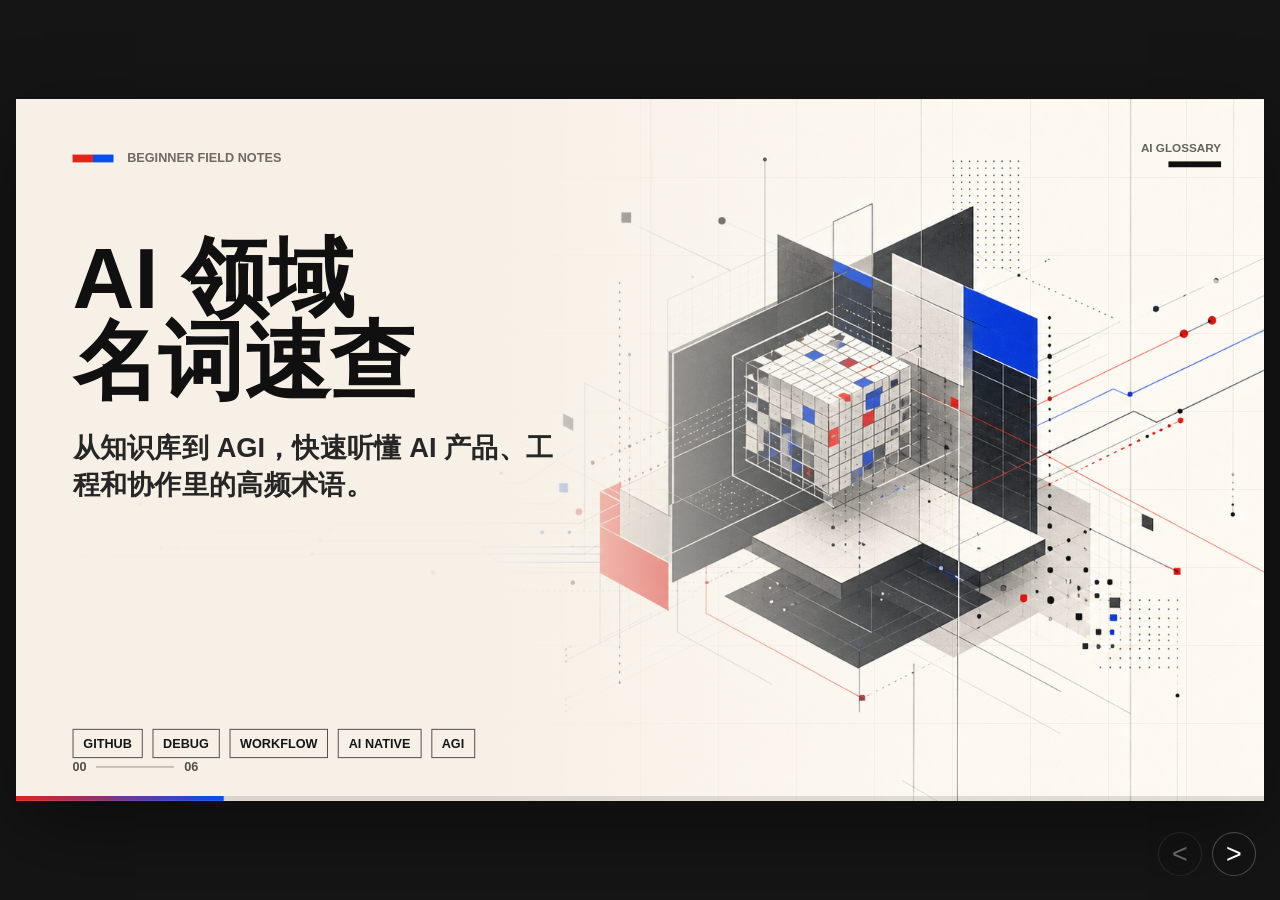
<file: works/ai-glossary/ai-glossary-extended.html>
<!doctype html>
<html lang="zh-CN">
<head>
  <meta charset="utf-8">
  <meta name="viewport" content="width=device-width, initial-scale=1">
  <title>AI 领域名词速查</title>
  <link rel="preload" as="image" href="assets/images/cover.png">
  <link rel="preload" as="image" href="assets/images/slide-01-language.png">
  <link rel="preload" as="image" href="assets/images/slide-02-context.png">
  <link rel="preload" as="image" href="assets/images/slide-03-tools.png">
  <link rel="preload" as="image" href="assets/images/slide-04-agent.png">
  <link rel="preload" as="image" href="assets/images/slide-05-rag-emergence.png">
  <style>
    :root {
      --paper: #f6f0e6;
      --paper-strong: #fffaf0;
      --ink: #101010;
      --muted: #6f6a62;
      --line: rgba(16, 16, 16, 0.22);
      --red: #e1251b;
      --blue: #064df4;
      --scale: 1;
      --slide-w: 1280px;
      --slide-h: 720px;
    }

    * {
      box-sizing: border-box;
    }

    html,
    body {
      width: 100%;
      height: 100%;
      margin: 0;
      overflow: hidden;
      background: #151515;
      color: var(--ink);
      font-family: Arial, Helvetica, "Microsoft YaHei", "PingFang SC", sans-serif;
      letter-spacing: 0;
    }

    button {
      font: inherit;
    }

    .viewport {
      position: relative;
      display: grid;
      place-items: center;
      width: 100vw;
      height: 100vh;
      overflow: hidden;
    }

    .deck-frame {
      position: relative;
      width: var(--slide-w);
      height: var(--slide-h);
      transform: scale(var(--scale));
      transform-origin: center;
      box-shadow: 0 28px 80px rgba(0, 0, 0, 0.42);
      background: var(--paper);
    }

    .slide {
      position: absolute;
      inset: 0;
      width: var(--slide-w);
      height: var(--slide-h);
      overflow: hidden;
      background: var(--paper);
      opacity: 0;
      visibility: hidden;
      transform: translate3d(46px, 0, 0) scale(0.985);
      filter: blur(10px);
      clip-path: inset(0 0 0 9%);
      transition: none;
    }

    .deck-ready .slide {
      transition:
        opacity 620ms cubic-bezier(0.16, 1, 0.3, 1),
        transform 620ms cubic-bezier(0.16, 1, 0.3, 1),
        filter 620ms cubic-bezier(0.16, 1, 0.3, 1),
        clip-path 620ms cubic-bezier(0.16, 1, 0.3, 1),
        visibility 620ms cubic-bezier(0.16, 1, 0.3, 1);
    }

    .slide.active {
      opacity: 1;
      visibility: visible;
      transform: translate3d(0, 0, 0) scale(1);
      filter: blur(0);
      clip-path: inset(0);
      z-index: 2;
    }

    .slide::before {
      content: "";
      position: absolute;
      inset: 0;
      z-index: 1;
      pointer-events: none;
      background-image:
        linear-gradient(rgba(16, 16, 16, 0.06) 1px, transparent 1px),
        linear-gradient(90deg, rgba(16, 16, 16, 0.06) 1px, transparent 1px);
      background-size: 80px 80px;
      opacity: 0.62;
      mix-blend-mode: multiply;
    }

    .visual {
      position: absolute;
      inset: 0;
      z-index: 0;
    }

    .visual img {
      width: 100%;
      height: 100%;
      display: block;
      object-fit: cover;
      transform: scale(1.035);
      transition: none;
    }

    .deck-ready .visual img {
      transition: transform 900ms cubic-bezier(0.16, 1, 0.3, 1);
    }

    .slide.active .visual img {
      transform: scale(1);
    }

    .shade {
      position: absolute;
      inset: 0;
      z-index: 1;
      pointer-events: none;
      background:
        linear-gradient(
          90deg,
          rgba(246, 240, 230, 0.99) 0%,
          rgba(246, 240, 230, 0.97) 40%,
          rgba(246, 240, 230, 0.70) 55%,
          rgba(246, 240, 230, 0.08) 76%
        );
    }

    .cover .shade {
      background:
        linear-gradient(
          90deg,
          rgba(246, 240, 230, 0.99) 0%,
          rgba(246, 240, 230, 0.96) 38%,
          rgba(246, 240, 230, 0.42) 58%,
          rgba(246, 240, 230, 0.03) 78%
        );
    }

    .content {
      position: relative;
      z-index: 2;
      width: 520px;
      height: 100%;
      padding: 46px 0 42px 58px;
      display: flex;
      flex-direction: column;
      opacity: 0;
      transform: translate3d(-18px, 0, 0);
      transition: none;
    }

    .deck-ready .content {
      transition:
        opacity 520ms cubic-bezier(0.16, 1, 0.3, 1) 120ms,
        transform 520ms cubic-bezier(0.16, 1, 0.3, 1) 120ms;
    }

    .slide.active .content {
      opacity: 1;
      transform: translate3d(0, 0, 0);
    }

    .cover-content {
      width: 642px;
      padding-top: 54px;
    }

    .kicker {
      display: grid;
      grid-template-columns: 42px 1fr;
      gap: 14px;
      align-items: center;
      color: var(--muted);
      font-size: 13px;
      font-weight: 800;
      line-height: 1.1;
      text-transform: uppercase;
    }

    .kicker::before {
      content: "";
      width: 42px;
      height: 8px;
      background: linear-gradient(90deg, var(--red) 0 50%, var(--blue) 50% 100%);
    }

    .cover h1 {
      margin: 74px 0 0;
      font-size: 88px;
      line-height: 0.96;
      font-weight: 900;
      letter-spacing: 0;
    }

    .cover h1 span {
      display: block;
    }

    .cover .subtitle {
      width: 500px;
      margin: 28px 0 0;
      color: #262626;
      font-size: 28px;
      line-height: 1.35;
      font-weight: 700;
    }

    .cover .tag-row {
      display: flex;
      flex-wrap: wrap;
      gap: 10px;
      width: 510px;
      margin-top: auto;
      padding-bottom: 2px;
    }

    .tag {
      height: 30px;
      display: inline-flex;
      align-items: center;
      border: 1px solid rgba(16, 16, 16, 0.72);
      padding: 0 10px;
      background: rgba(246, 240, 230, 0.76);
      color: #161616;
      font-size: 13px;
      font-weight: 900;
      line-height: 1;
      text-transform: uppercase;
    }

    .slide-heading {
      margin: 26px 0 28px;
      padding-bottom: 18px;
      border-bottom: 2px solid var(--ink);
    }

    .slide-heading h2 {
      margin: 0;
      font-size: 38px;
      line-height: 1.05;
      font-weight: 900;
    }

    .slide-heading p {
      margin: 10px 0 0;
      color: var(--muted);
      font-size: 16px;
      line-height: 1.35;
      font-weight: 700;
    }

    .term-stack {
      display: grid;
      gap: 16px;
      margin-top: 0;
    }

    .term {
      min-height: 132px;
      padding: 14px 18px 16px;
      border-top: 3px solid var(--ink);
      background: rgba(255, 250, 240, 0.88);
      box-shadow: 0 12px 32px rgba(16, 16, 16, 0.06);
      opacity: 0;
      visibility: hidden;
      transform: translate3d(0, 26px, 0) scale(0.985);
      filter: blur(8px);
      pointer-events: none;
      transition:
        opacity 440ms cubic-bezier(0.16, 1, 0.3, 1),
        transform 520ms cubic-bezier(0.16, 1, 0.3, 1),
        filter 520ms cubic-bezier(0.16, 1, 0.3, 1),
        visibility 520ms cubic-bezier(0.16, 1, 0.3, 1);
    }

    .slide.active .term.revealed {
      opacity: 1;
      visibility: visible;
      transform: translate3d(0, 0, 0) scale(1);
      filter: blur(0);
      pointer-events: auto;
    }

    .term-head {
      display: flex;
      align-items: baseline;
      gap: 14px;
      margin-bottom: 8px;
    }

    .term-no {
      min-width: 34px;
      color: var(--red);
      font-size: 16px;
      line-height: 1;
      font-weight: 900;
      font-variant-numeric: tabular-nums;
    }

    .term:nth-child(even) .term-no {
      color: var(--blue);
    }

    .term h3 {
      margin: 0;
      font-size: 31px;
      line-height: 1;
      font-weight: 900;
    }

    .term .cn {
      margin-left: 8px;
      color: var(--muted);
      font-size: 16px;
      font-weight: 800;
      white-space: nowrap;
    }

    .term p {
      margin: 0;
      color: #1f1f1f;
      font-size: 17px;
      line-height: 1.42;
      font-weight: 700;
    }

    .memory {
      display: grid;
      grid-template-columns: 6px 1fr;
      gap: 10px;
      margin-top: 9px;
      color: #4e4941;
      font-size: 14px;
      line-height: 1.35;
      font-weight: 700;
    }

    .memory::before {
      content: "";
      width: 6px;
      background: var(--blue);
    }

    .term:nth-child(odd) .memory::before {
      background: var(--red);
    }

    .rail {
      position: absolute;
      top: 44px;
      right: 44px;
      z-index: 3;
      display: grid;
      gap: 8px;
      justify-items: end;
      color: rgba(16, 16, 16, 0.64);
      font-size: 12px;
      line-height: 1;
      font-weight: 900;
      text-transform: uppercase;
      letter-spacing: 0;
    }

    .rail::after {
      content: "";
      width: 54px;
      height: 6px;
      background: var(--ink);
    }

    .pager {
      position: absolute;
      left: 58px;
      bottom: 28px;
      z-index: 3;
      display: flex;
      align-items: center;
      gap: 10px;
      color: rgba(16, 16, 16, 0.72);
      font-size: 13px;
      font-weight: 900;
      font-variant-numeric: tabular-nums;
    }

    .pager .bar {
      width: 80px;
      height: 2px;
      background: var(--line);
    }

    .progress {
      position: absolute;
      left: 0;
      bottom: 0;
      z-index: 5;
      width: 100%;
      height: 5px;
      background: rgba(16, 16, 16, 0.12);
    }

    .progress span {
      display: block;
      width: 0%;
      height: 100%;
      background: linear-gradient(90deg, var(--red), var(--blue));
      transition: width 260ms ease;
    }

    .controls {
      position: fixed;
      right: 24px;
      bottom: 24px;
      z-index: 20;
      display: flex;
      gap: 10px;
    }

    .nav-button {
      width: 44px;
      height: 44px;
      display: grid;
      place-items: center;
      border: 1px solid rgba(255, 255, 255, 0.24);
      border-radius: 50%;
      background: rgba(18, 18, 18, 0.72);
      color: #fff;
      cursor: pointer;
      font-size: 27px;
      line-height: 1;
      backdrop-filter: blur(10px);
      transition: transform 180ms ease, background 180ms ease, opacity 180ms ease;
    }

    .nav-button:hover {
      transform: translateY(-2px);
      background: rgba(18, 18, 18, 0.92);
    }

    .nav-button:disabled {
      opacity: 0.35;
      cursor: default;
      transform: none;
    }

    @media print {
      html,
      body {
        height: auto;
        overflow: visible;
        background: #fff;
      }

      .viewport {
        display: block;
        width: auto;
        height: auto;
        overflow: visible;
      }

      .deck-frame {
        width: 100%;
        height: auto;
        transform: none !important;
        box-shadow: none;
        background: transparent;
      }

      .slide {
        position: relative;
        inset: auto;
        width: 100vw;
        height: 56.25vw;
        page-break-after: always;
        opacity: 1 !important;
        visibility: visible !important;
        transform: none !important;
      }

      .visual img,
      .content,
      .term {
        opacity: 1 !important;
        visibility: visible !important;
        transform: none !important;
        filter: none !important;
      }

      .controls {
        display: none;
      }
    }
  </style>
</head>
<body>
    <main class="viewport" aria-label="AI 领域名词速查 HTML PPT">
    <section class="deck-frame" id="deck">
      <article class="slide cover active" aria-label="封面">
        <div class="visual">
          <img src="assets/images/cover.png" alt="抽象 AI 模型核心与瑞士风格网格视觉">
        </div>
        <div class="shade"></div>
        <div class="rail">AI Glossary</div>
        <div class="content cover-content">
          <div class="kicker">Beginner Field Notes</div>
          <h1><span>AI 领域</span><span>名词速查</span></h1>
          <p class="subtitle">从知识库到 AGI，快速听懂 AI 产品、工程和协作里的高频术语。</p>
          <div class="tag-row" aria-label="关键词">
            <span class="tag">GitHub</span>
            <span class="tag">Debug</span>
            <span class="tag">Workflow</span>
            <span class="tag">AI Native</span>
            <span class="tag">AGI</span>
          </div>
        </div>
        <div class="pager"><span>00</span><span class="bar"></span><span>06</span></div>
      </article>

      <article class="slide" aria-label="知识库 插件 多模态">
        <div class="visual">
          <img src="assets/images/slide-01-language.png" alt="文字碎片进入抽象模型核心的瑞士风格视觉">
        </div>
        <div class="shade"></div>
        <div class="rail">Knowledge Input</div>
        <div class="content">
          <div class="kicker">01 / Product Layer</div>
          <header class="slide-heading">
            <h2>AI 产品从哪里获得能力</h2>
            <p>知识、扩展和模态，决定系统能看见什么、能处理什么。</p>
          </header>
          <div class="term-stack">
            <section class="term">
              <div class="term-head">
                <span class="term-no">01</span>
                <h3>知识库<span class="cn">Knowledge Base</span></h3>
              </div>
              <p>集中存放资料、规则、文档和经验的地方，供 AI 或人检索使用。</p>
              <div class="memory">像给 AI 准备一本可查询的公司手册。</div>
            </section>
            <section class="term">
              <div class="term-head">
                <span class="term-no">02</span>
                <h3>插件<span class="cn">Plugin</span></h3>
              </div>
              <p>给软件或 AI 系统增加额外功能的小模块，不必改动主体程序。</p>
              <div class="memory">像给浏览器装扩展，让原本的工具多一种能力。</div>
            </section>
            <section class="term">
              <div class="term-head">
                <span class="term-no">03</span>
                <h3>多模态<span class="cn">Multimodal</span></h3>
              </div>
              <p>AI 能同时理解或生成多种信息形式，比如文字、图片、音频和视频。</p>
              <div class="memory">不只是“会聊天”，还可以看图、听音、读表、做视频。</div>
            </section>
          </div>
        </div>
        <div class="pager"><span>01</span><span class="bar"></span><span>06</span></div>
      </article>

      <article class="slide" aria-label="Temperature 开源 GitHub">
        <div class="visual">
          <img src="assets/images/slide-02-context.png" alt="人在整理指令卡片与上下文窗口的瑞士风格视觉">
        </div>
        <div class="shade"></div>
        <div class="rail">Model Culture</div>
        <div class="content">
          <div class="kicker">02 / Model Layer</div>
          <header class="slide-heading">
            <h2>模型输出与社区协作</h2>
            <p>参数影响表达风格，开源和平台影响技术传播速度。</p>
          </header>
          <div class="term-stack">
            <section class="term">
              <div class="term-head">
                <span class="term-no">04</span>
                <h3>Temperature<span class="cn">温度</span></h3>
              </div>
              <p>控制模型输出随机性的参数，数值越高，回答通常越发散。</p>
              <div class="memory">低温更稳，高温更有创意，但也更容易跑偏。</div>
            </section>
            <section class="term">
              <div class="term-head">
                <span class="term-no">05</span>
                <h3>开源<span class="cn">Open Source</span></h3>
              </div>
              <p>代码、模型或工具公开给社区查看、使用和改进的一种协作方式。</p>
              <div class="memory">开源不一定等于免费商用，许可证要单独看。</div>
            </section>
            <section class="term">
              <div class="term-head">
                <span class="term-no">06</span>
                <h3>GitHub<span class="cn">代码协作平台</span></h3>
              </div>
              <p>开发者托管代码、协作开发、提交问题和管理版本的平台。</p>
              <div class="memory">很多 AI 项目的源码、文档和讨论都在 GitHub 上。</div>
            </section>
          </div>
        </div>
        <div class="pager"><span>02</span><span class="bar"></span><span>06</span></div>
      </article>

      <article class="slide" aria-label="HTML 前端 后端">
        <div class="visual">
          <img src="assets/images/slide-03-tools.png" alt="AI 模块连接文件数据库网页和能力卡的瑞士风格视觉">
        </div>
        <div class="shade"></div>
        <div class="rail">Web Stack</div>
        <div class="content">
          <div class="kicker">03 / Web Layer</div>
          <header class="slide-heading">
            <h2>网页应用的基本分工</h2>
            <p>页面、交互和服务端，共同组成一个可用产品。</p>
          </header>
          <div class="term-stack">
            <section class="term">
              <div class="term-head">
                <span class="term-no">07</span>
                <h3>HTML<span class="cn">网页结构语言</span></h3>
              </div>
              <p>用来描述网页结构和内容的标记语言，比如标题、段落、图片和按钮。</p>
              <div class="memory">像网页的骨架，CSS 管样式，JavaScript 管互动。</div>
            </section>
            <section class="term">
              <div class="term-head">
                <span class="term-no">08</span>
                <h3>前端<span class="cn">Frontend</span></h3>
              </div>
              <p>用户能看到和操作的部分，包括页面布局、按钮交互和数据展示。</p>
              <div class="memory">你在浏览器里看到的体验，大多属于前端。</div>
            </section>
            <section class="term">
              <div class="term-head">
                <span class="term-no">09</span>
                <h3>后端<span class="cn">Backend</span></h3>
              </div>
              <p>运行在服务器侧的部分，负责业务逻辑、数据库、权限和接口。</p>
              <div class="memory">前端负责“怎么用”，后端负责“怎么算、怎么存、怎么连”。</div>
            </section>
          </div>
        </div>
        <div class="pager"><span>03</span><span class="bar"></span><span>06</span></div>
      </article>

      <article class="slide" aria-label="Debug Test 工作流">
        <div class="visual">
          <img src="assets/images/slide-04-agent.png" alt="自主执行流程经过 API 网关并出现红色警示分支的瑞士风格视觉">
        </div>
        <div class="shade"></div>
        <div class="rail">Build Practice</div>
        <div class="content">
          <div class="kicker">04 / Delivery Layer</div>
          <header class="slide-heading">
            <h2>把代码变成可靠结果</h2>
            <p>发现问题、验证行为、串起步骤，是工程工作的基本节奏。</p>
          </header>
          <div class="term-stack">
            <section class="term">
              <div class="term-head">
                <span class="term-no">10</span>
                <h3>Debug<span class="cn">调试</span></h3>
              </div>
              <p>定位并修复问题的过程，通常要复现、观察、缩小范围再修改。</p>
              <div class="memory">不是盲改代码，而是找到“为什么错”。</div>
            </section>
            <section class="term">
              <div class="term-head">
                <span class="term-no">11</span>
                <h3>Test<span class="cn">测试</span></h3>
              </div>
              <p>用明确步骤检查功能是否符合预期，帮助发现回归和边界问题。</p>
              <div class="memory">测试像安全网，让改动之后心里有数。</div>
            </section>
            <section class="term">
              <div class="term-head">
                <span class="term-no">12</span>
                <h3>工作流<span class="cn">Workflow</span></h3>
              </div>
              <p>完成一类任务时固定或半固定的步骤组合，比如提交、测试、发布。</p>
              <div class="memory">好的工作流能减少重复沟通，也能让 AI 更容易接手。</div>
            </section>
          </div>
        </div>
        <div class="pager"><span>04</span><span class="bar"></span><span>06</span></div>
      </article>

      <article class="slide" aria-label="Vibe Coding Ai Native AGI">
        <div class="visual">
          <img src="assets/images/slide-05-rag-emergence.png" alt="向量空间、知识检索路径和能力跃迁图形的瑞士风格视觉">
        </div>
        <div class="shade"></div>
        <div class="rail">Future Terms</div>
        <div class="content">
          <div class="kicker">05 / Native Layer</div>
          <header class="slide-heading">
            <h2>新一代 AI 协作方式</h2>
            <p>从写代码的方式，到产品形态，再到更远的通用智能想象。</p>
          </header>
          <div class="term-stack">
            <section class="term">
              <div class="term-head">
                <span class="term-no">13</span>
                <h3>Vibe Coding<span class="cn">氛围编程</span></h3>
              </div>
              <p>用自然语言和 AI 高频协作写代码，更关注意图表达和快速试错。</p>
              <div class="memory">人把方向说清楚，AI 负责生成、修改和补齐实现。</div>
            </section>
            <section class="term">
              <div class="term-head">
                <span class="term-no">14</span>
                <h3>Ai Native<span class="cn">AI 原生</span></h3>
              </div>
              <p>从一开始就围绕 AI 能力设计的产品或流程，而不是后期简单加 AI。</p>
              <div class="memory">AI 不是按钮装饰，而是产品工作方式的核心。</div>
            </section>
            <section class="term">
              <div class="term-head">
                <span class="term-no">15</span>
                <h3>AGI<span class="cn">通用人工智能</span></h3>
              </div>
              <p>一种理想中的 AI：能像人一样跨领域学习、推理和完成复杂任务。</p>
              <div class="memory">AGI 目前更多是目标和讨论方向，不是一个已经统一定义的产品。</div>
            </section>
          </div>
        </div>
        <div class="pager"><span>05</span><span class="bar"></span><span>06</span></div>
      </article>

      <div class="progress" aria-hidden="true"><span id="progressBar"></span></div>
    </section>
  </main>

  <nav class="controls" aria-label="幻灯片导航">
    <button class="nav-button" id="prevSlide" type="button" title="上一页" aria-label="上一页">&lt;</button>
    <button class="nav-button" id="nextSlide" type="button" title="下一页" aria-label="下一页">&gt;</button>
  </nav>

  <script>
    const BASE_WIDTH = 1280;
    const BASE_HEIGHT = 720;
    const slides = Array.from(document.querySelectorAll(".slide"));
    const deck = document.getElementById("deck");
    const prevButton = document.getElementById("prevSlide");
    const nextButton = document.getElementById("nextSlide");
    const progressBar = document.getElementById("progressBar");
    const revealCounts = slides.map((slide) => slide.querySelectorAll(".term").length ? 1 : 0);
    let current = 0;

    function getRequestedSlide() {
      const querySlide = Number(new URLSearchParams(window.location.search).get("slide"));
      if (Number.isFinite(querySlide)) {
        return Math.min(Math.max(querySlide, 0), slides.length - 1);
      }
      const match = window.location.hash.match(/^#\/?(\d+)$/);
      if (!match) return 0;
      const number = Number(match[1]);
      if (!Number.isFinite(number)) return 0;
      return Math.min(Math.max(number, 0), slides.length - 1);
    }

    function updateScale() {
      const safeWidth = Math.max(window.innerWidth - 32, 320);
      const safeHeight = Math.max(window.innerHeight - 32, 240);
      const scale = Math.min(safeWidth / BASE_WIDTH, safeHeight / BASE_HEIGHT);
      document.documentElement.style.setProperty("--scale", scale.toFixed(4));
    }

    function getTermCount(index = current) {
      return slides[index].querySelectorAll(".term").length;
    }

    function getRevealCount(index = current) {
      return revealCounts[index] || 0;
    }

    function setRevealCount(index, count, updateButtons = true) {
      const terms = Array.from(slides[index].querySelectorAll(".term"));
      if (!terms.length) return;
      const nextCount = Math.min(Math.max(count, 1), terms.length);
      revealCounts[index] = nextCount;
      terms.forEach((term, termIndex) => {
        term.classList.toggle("revealed", termIndex < nextCount);
      });
      slides[index].dataset.revealed = String(nextCount);
      if (updateButtons) updateControls();
    }

    function updateControls() {
      const termCount = getTermCount();
      const revealCount = getRevealCount();
      prevButton.disabled = current === 0 && (!termCount || revealCount <= 1);
      nextButton.disabled = current === slides.length - 1 && (!termCount || revealCount >= termCount);
    }

    function showSlide(index, options = {}) {
      const { updateHash = true, reveal = "first" } = options;
      current = Math.min(Math.max(index, 0), slides.length - 1);
      slides.forEach((slide, slideIndex) => {
        const active = slideIndex === current;
        slide.classList.toggle("active", active);
        slide.setAttribute("aria-hidden", String(!active));
      });

      const termCount = getTermCount();
      if (termCount) {
        const nextReveal =
          reveal === "last" ? termCount :
          reveal === "keep" ? getRevealCount() || 1 :
          1;
        setRevealCount(current, nextReveal, false);
      }

      updateControls();
      progressBar.style.width = `${((current + 1) / slides.length) * 100}%`;
      if (updateHash) {
        history.replaceState(null, "", `#${current}`);
      }
    }

    function advance() {
      const termCount = getTermCount();
      if (termCount && getRevealCount() < termCount) {
        setRevealCount(current, getRevealCount() + 1);
        return;
      }
      if (current < slides.length - 1) {
        showSlide(current + 1, { reveal: "first" });
      }
    }

    function retreat() {
      const termCount = getTermCount();
      if (termCount && getRevealCount() > 1) {
        setRevealCount(current, getRevealCount() - 1);
        return;
      }
      if (current > 0) {
        showSlide(current - 1, { reveal: "last" });
      }
    }

    prevButton.addEventListener("click", retreat);
    nextButton.addEventListener("click", advance);
    deck.addEventListener("click", (event) => {
      if (event.target.closest("button, a, input, textarea, select")) return;
      advance();
    });

    window.addEventListener("keydown", (event) => {
      if (event.key === "ArrowRight" || event.key === "PageDown" || event.key === " " || event.key === "Enter") {
        event.preventDefault();
        advance();
      }
      if (event.key === "ArrowLeft" || event.key === "PageUp") {
        event.preventDefault();
        retreat();
      }
      if (event.key === "Home") {
        event.preventDefault();
        showSlide(0, { reveal: "first" });
      }
      if (event.key === "End") {
        event.preventDefault();
        showSlide(slides.length - 1, { reveal: "last" });
      }
    });

    let touchStartX = null;
    window.addEventListener("touchstart", (event) => {
      touchStartX = event.changedTouches[0].clientX;
    }, { passive: true });
    window.addEventListener("touchend", (event) => {
      if (touchStartX === null) return;
      const diff = event.changedTouches[0].clientX - touchStartX;
      touchStartX = null;
      if (Math.abs(diff) < 48) return;
      if (diff < 0) {
        advance();
      } else {
        retreat();
      }
    }, { passive: true });

    window.addEventListener("resize", updateScale);
    window.addEventListener("hashchange", () => showSlide(getRequestedSlide(), { updateHash: false, reveal: "first" }));

    updateScale();
    showSlide(getRequestedSlide(), { updateHash: false, reveal: "first" });
    requestAnimationFrame(() => document.body.classList.add("deck-ready"));
  </script>
</body>
</html>
</file>
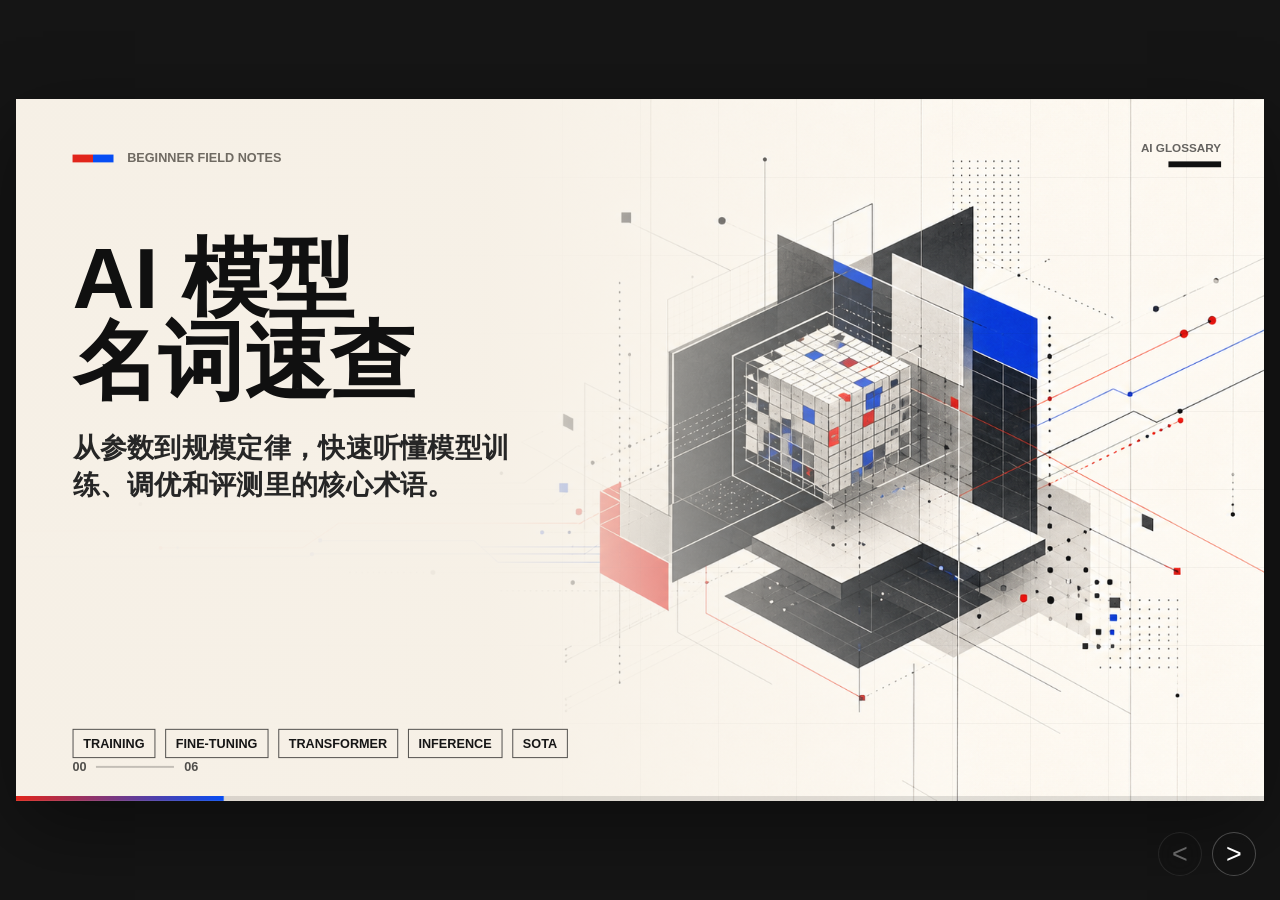
<file: works/ai-glossary/ai-glossary-model-training.html>
<!doctype html>
<html lang="zh-CN">
<head>
  <meta charset="utf-8">
  <meta name="viewport" content="width=device-width, initial-scale=1">
  <title>AI 模型训练名词速查</title>
  <link rel="preload" as="image" href="assets/images/cover.png">
  <link rel="preload" as="image" href="assets/images/slide-01-language.png">
  <link rel="preload" as="image" href="assets/images/slide-02-context.png">
  <link rel="preload" as="image" href="assets/images/slide-03-tools.png">
  <link rel="preload" as="image" href="assets/images/slide-04-agent.png">
  <link rel="preload" as="image" href="assets/images/slide-05-rag-emergence.png">
  <style>
    :root {
      --paper: #f6f0e6;
      --paper-strong: #fffaf0;
      --ink: #101010;
      --muted: #6f6a62;
      --line: rgba(16, 16, 16, 0.22);
      --red: #e1251b;
      --blue: #064df4;
      --scale: 1;
      --slide-w: 1280px;
      --slide-h: 720px;
    }

    * {
      box-sizing: border-box;
    }

    html,
    body {
      width: 100%;
      height: 100%;
      margin: 0;
      overflow: hidden;
      background: #151515;
      color: var(--ink);
      font-family: Arial, Helvetica, "Microsoft YaHei", "PingFang SC", sans-serif;
      letter-spacing: 0;
    }

    button {
      font: inherit;
    }

    .viewport {
      position: relative;
      display: grid;
      place-items: center;
      width: 100vw;
      height: 100vh;
      overflow: hidden;
    }

    .deck-frame {
      position: relative;
      width: var(--slide-w);
      height: var(--slide-h);
      transform: scale(var(--scale));
      transform-origin: center;
      box-shadow: 0 28px 80px rgba(0, 0, 0, 0.42);
      background: var(--paper);
    }

    .slide {
      position: absolute;
      inset: 0;
      width: var(--slide-w);
      height: var(--slide-h);
      overflow: hidden;
      background: var(--paper);
      opacity: 0;
      visibility: hidden;
      transform: translate3d(46px, 0, 0) scale(0.985);
      filter: blur(10px);
      clip-path: inset(0 0 0 9%);
      transition: none;
    }

    .deck-ready .slide {
      transition:
        opacity 620ms cubic-bezier(0.16, 1, 0.3, 1),
        transform 620ms cubic-bezier(0.16, 1, 0.3, 1),
        filter 620ms cubic-bezier(0.16, 1, 0.3, 1),
        clip-path 620ms cubic-bezier(0.16, 1, 0.3, 1),
        visibility 620ms cubic-bezier(0.16, 1, 0.3, 1);
    }

    .slide.active {
      opacity: 1;
      visibility: visible;
      transform: translate3d(0, 0, 0) scale(1);
      filter: blur(0);
      clip-path: inset(0);
      z-index: 2;
    }

    .slide::before {
      content: "";
      position: absolute;
      inset: 0;
      z-index: 1;
      pointer-events: none;
      background-image:
        linear-gradient(rgba(16, 16, 16, 0.06) 1px, transparent 1px),
        linear-gradient(90deg, rgba(16, 16, 16, 0.06) 1px, transparent 1px);
      background-size: 80px 80px;
      opacity: 0.62;
      mix-blend-mode: multiply;
    }

    .visual {
      position: absolute;
      inset: 0;
      z-index: 0;
    }

    .visual img {
      width: 100%;
      height: 100%;
      display: block;
      object-fit: cover;
      transform: scale(1.035);
      transition: none;
    }

    .deck-ready .visual img {
      transition: transform 900ms cubic-bezier(0.16, 1, 0.3, 1);
    }

    .slide.active .visual img {
      transform: scale(1);
    }

    .shade {
      position: absolute;
      inset: 0;
      z-index: 1;
      pointer-events: none;
      background:
        linear-gradient(
          90deg,
          rgba(246, 240, 230, 0.99) 0%,
          rgba(246, 240, 230, 0.97) 40%,
          rgba(246, 240, 230, 0.70) 55%,
          rgba(246, 240, 230, 0.08) 76%
        );
    }

    .cover .shade {
      background:
        linear-gradient(
          90deg,
          rgba(246, 240, 230, 0.99) 0%,
          rgba(246, 240, 230, 0.96) 38%,
          rgba(246, 240, 230, 0.42) 58%,
          rgba(246, 240, 230, 0.03) 78%
        );
    }

    .content {
      position: relative;
      z-index: 2;
      width: 520px;
      height: 100%;
      padding: 46px 0 42px 58px;
      display: flex;
      flex-direction: column;
      opacity: 0;
      transform: translate3d(-18px, 0, 0);
      transition: none;
    }

    .deck-ready .content {
      transition:
        opacity 520ms cubic-bezier(0.16, 1, 0.3, 1) 120ms,
        transform 520ms cubic-bezier(0.16, 1, 0.3, 1) 120ms;
    }

    .slide.active .content {
      opacity: 1;
      transform: translate3d(0, 0, 0);
    }

    .cover-content {
      width: 642px;
      padding-top: 54px;
    }

    .kicker {
      display: grid;
      grid-template-columns: 42px 1fr;
      gap: 14px;
      align-items: center;
      color: var(--muted);
      font-size: 13px;
      font-weight: 800;
      line-height: 1.1;
      text-transform: uppercase;
    }

    .kicker::before {
      content: "";
      width: 42px;
      height: 8px;
      background: linear-gradient(90deg, var(--red) 0 50%, var(--blue) 50% 100%);
    }

    .cover h1 {
      margin: 74px 0 0;
      font-size: 88px;
      line-height: 0.96;
      font-weight: 900;
      letter-spacing: 0;
    }

    .cover h1 span {
      display: block;
    }

    .cover .subtitle {
      width: 500px;
      margin: 28px 0 0;
      color: #262626;
      font-size: 28px;
      line-height: 1.35;
      font-weight: 700;
    }

    .cover .tag-row {
      display: flex;
      flex-wrap: wrap;
      gap: 10px;
      width: 510px;
      margin-top: auto;
      padding-bottom: 2px;
    }

    .tag {
      height: 30px;
      display: inline-flex;
      align-items: center;
      border: 1px solid rgba(16, 16, 16, 0.72);
      padding: 0 10px;
      background: rgba(246, 240, 230, 0.76);
      color: #161616;
      font-size: 13px;
      font-weight: 900;
      line-height: 1;
      text-transform: uppercase;
    }

    .slide-heading {
      margin: 26px 0 28px;
      padding-bottom: 18px;
      border-bottom: 2px solid var(--ink);
    }

    .slide-heading h2 {
      margin: 0;
      font-size: 38px;
      line-height: 1.05;
      font-weight: 900;
    }

    .slide-heading p {
      margin: 10px 0 0;
      color: var(--muted);
      font-size: 16px;
      line-height: 1.35;
      font-weight: 700;
    }

    .term-stack {
      display: grid;
      gap: 16px;
      margin-top: 0;
    }

    .term {
      min-height: 132px;
      padding: 14px 18px 16px;
      border-top: 3px solid var(--ink);
      background: rgba(255, 250, 240, 0.88);
      box-shadow: 0 12px 32px rgba(16, 16, 16, 0.06);
      opacity: 0;
      visibility: hidden;
      transform: translate3d(0, 26px, 0) scale(0.985);
      filter: blur(8px);
      pointer-events: none;
      transition:
        opacity 440ms cubic-bezier(0.16, 1, 0.3, 1),
        transform 520ms cubic-bezier(0.16, 1, 0.3, 1),
        filter 520ms cubic-bezier(0.16, 1, 0.3, 1),
        visibility 520ms cubic-bezier(0.16, 1, 0.3, 1);
    }

    .slide.active .term.revealed {
      opacity: 1;
      visibility: visible;
      transform: translate3d(0, 0, 0) scale(1);
      filter: blur(0);
      pointer-events: auto;
    }

    .term-head {
      display: flex;
      align-items: baseline;
      gap: 14px;
      margin-bottom: 8px;
    }

    .term-no {
      min-width: 34px;
      color: var(--red);
      font-size: 16px;
      line-height: 1;
      font-weight: 900;
      font-variant-numeric: tabular-nums;
    }

    .term:nth-child(even) .term-no {
      color: var(--blue);
    }

    .term h3 {
      margin: 0;
      font-size: 31px;
      line-height: 1;
      font-weight: 900;
    }

    .term .cn {
      margin-left: 8px;
      color: var(--muted);
      font-size: 16px;
      font-weight: 800;
      white-space: nowrap;
    }

    .term p {
      margin: 0;
      color: #1f1f1f;
      font-size: 17px;
      line-height: 1.42;
      font-weight: 700;
    }

    .memory {
      display: grid;
      grid-template-columns: 6px 1fr;
      gap: 10px;
      margin-top: 9px;
      color: #4e4941;
      font-size: 14px;
      line-height: 1.35;
      font-weight: 700;
    }

    .memory::before {
      content: "";
      width: 6px;
      background: var(--blue);
    }

    .term:nth-child(odd) .memory::before {
      background: var(--red);
    }

    .rail {
      position: absolute;
      top: 44px;
      right: 44px;
      z-index: 3;
      display: grid;
      gap: 8px;
      justify-items: end;
      color: rgba(16, 16, 16, 0.64);
      font-size: 12px;
      line-height: 1;
      font-weight: 900;
      text-transform: uppercase;
      letter-spacing: 0;
    }

    .rail::after {
      content: "";
      width: 54px;
      height: 6px;
      background: var(--ink);
    }

    .pager {
      position: absolute;
      left: 58px;
      bottom: 28px;
      z-index: 3;
      display: flex;
      align-items: center;
      gap: 10px;
      color: rgba(16, 16, 16, 0.72);
      font-size: 13px;
      font-weight: 900;
      font-variant-numeric: tabular-nums;
    }

    .pager .bar {
      width: 80px;
      height: 2px;
      background: var(--line);
    }

    .progress {
      position: absolute;
      left: 0;
      bottom: 0;
      z-index: 5;
      width: 100%;
      height: 5px;
      background: rgba(16, 16, 16, 0.12);
    }

    .progress span {
      display: block;
      width: 0%;
      height: 100%;
      background: linear-gradient(90deg, var(--red), var(--blue));
      transition: width 260ms ease;
    }

    .controls {
      position: fixed;
      right: 24px;
      bottom: 24px;
      z-index: 20;
      display: flex;
      gap: 10px;
    }

    .nav-button {
      width: 44px;
      height: 44px;
      display: grid;
      place-items: center;
      border: 1px solid rgba(255, 255, 255, 0.24);
      border-radius: 50%;
      background: rgba(18, 18, 18, 0.72);
      color: #fff;
      cursor: pointer;
      font-size: 27px;
      line-height: 1;
      backdrop-filter: blur(10px);
      transition: transform 180ms ease, background 180ms ease, opacity 180ms ease;
    }

    .nav-button:hover {
      transform: translateY(-2px);
      background: rgba(18, 18, 18, 0.92);
    }

    .nav-button:disabled {
      opacity: 0.35;
      cursor: default;
      transform: none;
    }

    @media print {
      html,
      body {
        height: auto;
        overflow: visible;
        background: #fff;
      }

      .viewport {
        display: block;
        width: auto;
        height: auto;
        overflow: visible;
      }

      .deck-frame {
        width: 100%;
        height: auto;
        transform: none !important;
        box-shadow: none;
        background: transparent;
      }

      .slide {
        position: relative;
        inset: auto;
        width: 100vw;
        height: 56.25vw;
        page-break-after: always;
        opacity: 1 !important;
        visibility: visible !important;
        transform: none !important;
      }

      .visual img,
      .content,
      .term {
        opacity: 1 !important;
        visibility: visible !important;
        transform: none !important;
        filter: none !important;
      }

      .controls {
        display: none;
      }
    }
  </style>
</head>
<body>
    <main class="viewport" aria-label="AI 模型训练名词速查 HTML PPT">
    <section class="deck-frame" id="deck">
      <article class="slide cover active" aria-label="封面">
        <div class="visual">
          <img src="assets/images/cover.png" alt="抽象 AI 模型核心与瑞士风格网格视觉">
        </div>
        <div class="shade"></div>
        <div class="rail">AI Glossary</div>
        <div class="content cover-content">
          <div class="kicker">Beginner Field Notes</div>
          <h1><span>AI 模型</span><span>名词速查</span></h1>
          <p class="subtitle">从参数到规模定律，快速听懂模型训练、调优和评测里的核心术语。</p>
          <div class="tag-row" aria-label="关键词">
            <span class="tag">Training</span>
            <span class="tag">Fine-tuning</span>
            <span class="tag">Transformer</span>
            <span class="tag">Inference</span>
            <span class="tag">SOTA</span>
          </div>
        </div>
        <div class="pager"><span>00</span><span class="bar"></span><span>06</span></div>
      </article>

      <article class="slide" aria-label="参数 Training Pre-training">
        <div class="visual">
          <img src="assets/images/slide-01-language.png" alt="文字碎片进入抽象模型核心的瑞士风格视觉">
        </div>
        <div class="shade"></div>
        <div class="rail">Training Basics</div>
        <div class="content">
          <div class="kicker">01 / Training Layer</div>
          <header class="slide-heading">
            <h2>模型能力从训练开始</h2>
            <p>参数被不断调整，训练流程让模型逐渐学会模式。</p>
          </header>
          <div class="term-stack">
            <section class="term">
              <div class="term-head">
                <span class="term-no">01</span>
                <h3>参数<span class="cn">Parameters</span></h3>
              </div>
              <p>模型内部可学习的数值，决定它如何理解输入并生成输出。</p>
              <div class="memory">参数不是手写规则，而是训练中被调出来的“经验”。</div>
            </section>
            <section class="term">
              <div class="term-head">
                <span class="term-no">02</span>
                <h3>Training<span class="cn">训练</span></h3>
              </div>
              <p>用大量数据反复调整模型参数，让模型学会完成目标任务的过程。</p>
              <div class="memory">训练像长期学习，输入样例越多，模型越会捕捉规律。</div>
            </section>
            <section class="term">
              <div class="term-head">
                <span class="term-no">03</span>
                <h3>Pre-training<span class="cn">预训练</span></h3>
              </div>
              <p>在通用大规模数据上先训练模型，让它获得基础语言或世界知识。</p>
              <div class="memory">先打底，再针对具体任务做后续优化。</div>
            </section>
          </div>
        </div>
        <div class="pager"><span>01</span><span class="bar"></span><span>06</span></div>
      </article>

      <article class="slide" aria-label="Foundation Model Fine-tuning RLHF">
        <div class="visual">
          <img src="assets/images/slide-02-context.png" alt="人在整理指令卡片与上下文窗口的瑞士风格视觉">
        </div>
        <div class="shade"></div>
        <div class="rail">Adaptation</div>
        <div class="content">
          <div class="kicker">02 / Tuning Layer</div>
          <header class="slide-heading">
            <h2>从通用模型到可用助手</h2>
            <p>基础模型先有底座能力，再通过微调和反馈变得更适合人用。</p>
          </header>
          <div class="term-stack">
            <section class="term">
              <div class="term-head">
                <span class="term-no">04</span>
                <h3>Foundation Model<span class="cn">基础模型</span></h3>
              </div>
              <p>在大规模通用数据上训练出的模型底座，可以适配许多下游任务。</p>
              <div class="memory">像一块能力底盘，聊天、写代码、看图都可能从它延展。</div>
            </section>
            <section class="term">
              <div class="term-head">
                <span class="term-no">05</span>
                <h3>Fine-tuning<span class="cn">微调</span></h3>
              </div>
              <p>在已有模型基础上，用更小、更专门的数据继续训练。</p>
              <div class="memory">常用于让模型更懂某个领域、语气或任务格式。</div>
            </section>
            <section class="term">
              <div class="term-head">
                <span class="term-no">06</span>
                <h3>RLHF<span class="cn">人类反馈强化学习</span></h3>
              </div>
              <p>利用人类偏好反馈来训练模型，让回答更有帮助、更符合预期。</p>
              <div class="memory">不是只追求“猜对下一个词”，还要学会什么答案更好。</div>
            </section>
          </div>
        </div>
        <div class="pager"><span>02</span><span class="bar"></span><span>06</span></div>
      </article>

      <article class="slide" aria-label="Transformer Attention GPU">
        <div class="visual">
          <img src="assets/images/slide-03-tools.png" alt="AI 模块连接文件数据库网页和能力卡的瑞士风格视觉">
        </div>
        <div class="shade"></div>
        <div class="rail">Architecture</div>
        <div class="content">
          <div class="kicker">03 / Compute Layer</div>
          <header class="slide-heading">
            <h2>现代大模型的核心结构</h2>
            <p>注意力机制组织信息，GPU 提供大规模并行计算能力。</p>
          </header>
          <div class="term-stack">
            <section class="term">
              <div class="term-head">
                <span class="term-no">07</span>
                <h3>Transformer<span class="cn">模型架构</span></h3>
              </div>
              <p>一种深度学习架构，是许多大语言模型和多模态模型的基础。</p>
              <div class="memory">它擅长处理序列信息，让模型能在上下文中建立关联。</div>
            </section>
            <section class="term">
              <div class="term-head">
                <span class="term-no">08</span>
                <h3>Attention<span class="cn">注意力机制</span></h3>
              </div>
              <p>让模型在处理某个词或片段时，判断上下文里哪些信息更重要。</p>
              <div class="memory">像阅读时抓重点：不是每个词都同样关键。</div>
            </section>
            <section class="term">
              <div class="term-head">
                <span class="term-no">09</span>
                <h3>GPU<span class="cn">图形处理器</span></h3>
              </div>
              <p>擅长并行计算的芯片，常用于训练和运行大规模 AI 模型。</p>
              <div class="memory">AI 里的 GPU 不只是画图，更是高强度矩阵计算工厂。</div>
            </section>
          </div>
        </div>
        <div class="pager"><span>03</span><span class="bar"></span><span>06</span></div>
      </article>

      <article class="slide" aria-label="Compute Inference Latency">
        <div class="visual">
          <img src="assets/images/slide-04-agent.png" alt="自主执行流程经过 API 网关并出现红色警示分支的瑞士风格视觉">
        </div>
        <div class="shade"></div>
        <div class="rail">Runtime</div>
        <div class="content">
          <div class="kicker">04 / Serving Layer</div>
          <header class="slide-heading">
            <h2>模型上线后的运行成本</h2>
            <p>算力决定能跑多大，推理决定如何服务，延迟决定体验是否顺滑。</p>
          </header>
          <div class="term-stack">
            <section class="term">
              <div class="term-head">
                <span class="term-no">10</span>
                <h3>算力<span class="cn">Compute</span></h3>
              </div>
              <p>完成 AI 训练或推理所需的计算资源，通常和 GPU、显存、集群有关。</p>
              <div class="memory">模型越大、请求越多，对算力的要求通常越高。</div>
            </section>
            <section class="term">
              <div class="term-head">
                <span class="term-no">11</span>
                <h3>Inference<span class="cn">推理</span></h3>
              </div>
              <p>训练完成后，模型根据输入生成输出的运行过程。</p>
              <div class="memory">你问模型一句话，它回答的那一刻，就是在做推理。</div>
            </section>
            <section class="term">
              <div class="term-head">
                <span class="term-no">12</span>
                <h3>Latency<span class="cn">延迟</span></h3>
              </div>
              <p>从发出请求到拿到响应之间的等待时间。</p>
              <div class="memory">延迟越低，产品越像“即时回应”；延迟越高，用户越容易出戏。</div>
            </section>
          </div>
        </div>
        <div class="pager"><span>04</span><span class="bar"></span><span>06</span></div>
      </article>

      <article class="slide" aria-label="Benchmark SOTA Scaling Law">
        <div class="visual">
          <img src="assets/images/slide-05-rag-emergence.png" alt="向量空间、知识检索路径和能力跃迁图形的瑞士风格视觉">
        </div>
        <div class="shade"></div>
        <div class="rail">Evaluation</div>
        <div class="content">
          <div class="kicker">05 / Evaluation Layer</div>
          <header class="slide-heading">
            <h2>如何比较模型强不强</h2>
            <p>基准测试给出量尺，SOTA 标记领先水平，规模定律解释增长趋势。</p>
          </header>
          <div class="term-stack">
            <section class="term">
              <div class="term-head">
                <span class="term-no">13</span>
                <h3>Benchmark<span class="cn">基准测试</span></h3>
              </div>
              <p>用一组固定任务和指标来评估模型能力，方便不同模型横向比较。</p>
              <div class="memory">看榜单时要注意测试题目、数据泄漏和真实场景差距。</div>
            </section>
            <section class="term">
              <div class="term-head">
                <span class="term-no">14</span>
                <h3>SOTA<span class="cn">当前最佳水平</span></h3>
              </div>
              <p>State of the Art，表示某个任务或榜单上的当前领先效果。</p>
              <div class="memory">SOTA 是一个会变化的位置，不是永久称号。</div>
            </section>
            <section class="term">
              <div class="term-head">
                <span class="term-no">15</span>
                <h3>Scaling Law<span class="cn">规模定律</span></h3>
              </div>
              <p>描述模型规模、数据量和算力增加时，模型性能如何变化的经验规律。</p>
              <div class="memory">它解释了为什么行业长期关注更大模型、更多数据和更多算力。</div>
            </section>
          </div>
        </div>
        <div class="pager"><span>05</span><span class="bar"></span><span>06</span></div>
      </article>

      <div class="progress" aria-hidden="true"><span id="progressBar"></span></div>
    </section>
  </main>

  <nav class="controls" aria-label="幻灯片导航">
    <button class="nav-button" id="prevSlide" type="button" title="上一页" aria-label="上一页">&lt;</button>
    <button class="nav-button" id="nextSlide" type="button" title="下一页" aria-label="下一页">&gt;</button>
  </nav>

  <script>
    const BASE_WIDTH = 1280;
    const BASE_HEIGHT = 720;
    const slides = Array.from(document.querySelectorAll(".slide"));
    const deck = document.getElementById("deck");
    const prevButton = document.getElementById("prevSlide");
    const nextButton = document.getElementById("nextSlide");
    const progressBar = document.getElementById("progressBar");
    const revealCounts = slides.map((slide) => slide.querySelectorAll(".term").length ? 1 : 0);
    let current = 0;

    function getRequestedSlide() {
      const querySlide = Number(new URLSearchParams(window.location.search).get("slide"));
      if (Number.isFinite(querySlide)) {
        return Math.min(Math.max(querySlide, 0), slides.length - 1);
      }
      const match = window.location.hash.match(/^#\/?(\d+)$/);
      if (!match) return 0;
      const number = Number(match[1]);
      if (!Number.isFinite(number)) return 0;
      return Math.min(Math.max(number, 0), slides.length - 1);
    }

    function updateScale() {
      const safeWidth = Math.max(window.innerWidth - 32, 320);
      const safeHeight = Math.max(window.innerHeight - 32, 240);
      const scale = Math.min(safeWidth / BASE_WIDTH, safeHeight / BASE_HEIGHT);
      document.documentElement.style.setProperty("--scale", scale.toFixed(4));
    }

    function getTermCount(index = current) {
      return slides[index].querySelectorAll(".term").length;
    }

    function getRevealCount(index = current) {
      return revealCounts[index] || 0;
    }

    function setRevealCount(index, count, updateButtons = true) {
      const terms = Array.from(slides[index].querySelectorAll(".term"));
      if (!terms.length) return;
      const nextCount = Math.min(Math.max(count, 1), terms.length);
      revealCounts[index] = nextCount;
      terms.forEach((term, termIndex) => {
        term.classList.toggle("revealed", termIndex < nextCount);
      });
      slides[index].dataset.revealed = String(nextCount);
      if (updateButtons) updateControls();
    }

    function updateControls() {
      const termCount = getTermCount();
      const revealCount = getRevealCount();
      prevButton.disabled = current === 0 && (!termCount || revealCount <= 1);
      nextButton.disabled = current === slides.length - 1 && (!termCount || revealCount >= termCount);
    }

    function showSlide(index, options = {}) {
      const { updateHash = true, reveal = "first" } = options;
      current = Math.min(Math.max(index, 0), slides.length - 1);
      slides.forEach((slide, slideIndex) => {
        const active = slideIndex === current;
        slide.classList.toggle("active", active);
        slide.setAttribute("aria-hidden", String(!active));
      });

      const termCount = getTermCount();
      if (termCount) {
        const nextReveal =
          reveal === "last" ? termCount :
          reveal === "keep" ? getRevealCount() || 1 :
          1;
        setRevealCount(current, nextReveal, false);
      }

      updateControls();
      progressBar.style.width = `${((current + 1) / slides.length) * 100}%`;
      if (updateHash) {
        history.replaceState(null, "", `#${current}`);
      }
    }

    function advance() {
      const termCount = getTermCount();
      if (termCount && getRevealCount() < termCount) {
        setRevealCount(current, getRevealCount() + 1);
        return;
      }
      if (current < slides.length - 1) {
        showSlide(current + 1, { reveal: "first" });
      }
    }

    function retreat() {
      const termCount = getTermCount();
      if (termCount && getRevealCount() > 1) {
        setRevealCount(current, getRevealCount() - 1);
        return;
      }
      if (current > 0) {
        showSlide(current - 1, { reveal: "last" });
      }
    }

    prevButton.addEventListener("click", retreat);
    nextButton.addEventListener("click", advance);
    deck.addEventListener("click", (event) => {
      if (event.target.closest("button, a, input, textarea, select")) return;
      advance();
    });

    window.addEventListener("keydown", (event) => {
      if (event.key === "ArrowRight" || event.key === "PageDown" || event.key === " " || event.key === "Enter") {
        event.preventDefault();
        advance();
      }
      if (event.key === "ArrowLeft" || event.key === "PageUp") {
        event.preventDefault();
        retreat();
      }
      if (event.key === "Home") {
        event.preventDefault();
        showSlide(0, { reveal: "first" });
      }
      if (event.key === "End") {
        event.preventDefault();
        showSlide(slides.length - 1, { reveal: "last" });
      }
    });

    let touchStartX = null;
    window.addEventListener("touchstart", (event) => {
      touchStartX = event.changedTouches[0].clientX;
    }, { passive: true });
    window.addEventListener("touchend", (event) => {
      if (touchStartX === null) return;
      const diff = event.changedTouches[0].clientX - touchStartX;
      touchStartX = null;
      if (Math.abs(diff) < 48) return;
      if (diff < 0) {
        advance();
      } else {
        retreat();
      }
    }, { passive: true });

    window.addEventListener("resize", updateScale);
    window.addEventListener("hashchange", () => showSlide(getRequestedSlide(), { updateHash: false, reveal: "first" }));

    updateScale();
    showSlide(getRequestedSlide(), { updateHash: false, reveal: "first" });
    requestAnimationFrame(() => document.body.classList.add("deck-ready"));
  </script>
</body>
</html>
</file>
<file: styles.css>
:root {
  --background: #f4f1eb;
  --surface: #eae5dc;
  --surface-strong: #ded7ca;
  --text: #1b1b19;
  --muted: #69665f;
  --accent: #d4573d;
  --accent-dark: #a73d28;
  --line: rgba(27, 27, 25, 0.16);
  --header: rgba(244, 241, 235, 0.86);
  --shadow: 0 24px 80px rgba(35, 31, 24, 0.12);
  color-scheme: light;
}

[data-theme="dark"] {
  --background: #171715;
  --surface: #232320;
  --surface-strong: #30302b;
  --text: #f1ede5;
  --muted: #aaa69d;
  --accent: #ed765e;
  --accent-dark: #ff927b;
  --line: rgba(241, 237, 229, 0.16);
  --header: rgba(23, 23, 21, 0.86);
  --shadow: 0 24px 80px rgba(0, 0, 0, 0.25);
  color-scheme: dark;
}

* {
  box-sizing: border-box;
}

html {
  scroll-behavior: smooth;
}

body {
  margin: 0;
  background: var(--background);
  color: var(--text);
  font-family: Inter, "Segoe UI", "PingFang SC", "Microsoft YaHei", sans-serif;
  line-height: 1.7;
  transition: background-color 0.3s ease, color 0.3s ease;
}

body::before {
  position: fixed;
  inset: 0;
  z-index: -1;
  background-image: radial-gradient(rgba(105, 102, 95, 0.12) 0.6px, transparent 0.6px);
  background-size: 7px 7px;
  content: "";
  opacity: 0.4;
  pointer-events: none;
}

a {
  color: inherit;
  text-decoration: none;
}

button,
a {
  -webkit-tap-highlight-color: transparent;
}

button {
  color: inherit;
  font: inherit;
}

.skip-link {
  position: fixed;
  top: 0;
  left: 1rem;
  z-index: 200;
  padding: 0.75rem 1rem;
  background: var(--text);
  color: var(--background);
  transform: translateY(-120%);
}

.skip-link:focus {
  transform: translateY(0);
}

.site-header {
  position: sticky;
  top: 0;
  z-index: 100;
  display: grid;
  grid-template-columns: 1fr auto 1fr;
  align-items: center;
  width: 100%;
  padding: 1.1rem clamp(1.25rem, 5vw, 5rem);
  border-bottom: 1px solid transparent;
  background: var(--header);
  backdrop-filter: blur(16px);
  transition: border-color 0.2s ease;
}

.site-header.scrolled {
  border-color: var(--line);
}

.brand {
  width: max-content;
  font-family: Georgia, "Times New Roman", serif;
  font-size: 1.7rem;
  font-weight: 700;
  letter-spacing: -0.08em;
}

.brand span,
.hero h1 span {
  color: var(--accent);
}

.desktop-nav {
  display: flex;
  gap: clamp(1.25rem, 3vw, 2.5rem);
}

.desktop-nav a {
  position: relative;
  color: var(--muted);
  font-size: 0.86rem;
  font-weight: 600;
}

.desktop-nav a::after {
  position: absolute;
  right: 0;
  bottom: -0.35rem;
  left: 0;
  height: 1px;
  background: var(--accent);
  content: "";
  transform: scaleX(0);
  transition: transform 0.2s ease;
}

.desktop-nav a:hover::after,
.desktop-nav a:focus-visible::after {
  transform: scaleX(1);
}

.header-actions {
  display: flex;
  justify-content: flex-end;
  gap: 0.55rem;
}

.text-button,
.icon-button {
  display: grid;
  place-items: center;
  min-width: 2.4rem;
  height: 2.4rem;
  padding: 0;
  border: 1px solid var(--line);
  border-radius: 999px;
  background: transparent;
  cursor: pointer;
  transition: border-color 0.2s ease, background 0.2s ease;
}

.text-button {
  padding-inline: 0.75rem;
  font-size: 0.78rem;
  font-weight: 700;
  letter-spacing: 0.06em;
}

.text-button:hover,
.icon-button:hover {
  border-color: var(--text);
  background: var(--surface);
}

.icon-button svg {
  width: 1rem;
  fill: none;
  stroke: currentColor;
  stroke-linecap: round;
  stroke-linejoin: round;
  stroke-width: 1.7;
}

.moon-icon,
[data-theme="dark"] .sun-icon {
  display: none;
}

[data-theme="dark"] .moon-icon {
  display: block;
}

.section {
  width: min(1180px, calc(100% - clamp(2.5rem, 10vw, 10rem)));
  margin-inline: auto;
  padding-block: clamp(5rem, 10vw, 9rem);
}

.hero {
  display: grid;
  grid-template-columns: 1.1fr 0.9fr;
  gap: clamp(3rem, 8vw, 8rem);
  align-items: center;
  min-height: calc(100vh - 78px);
  padding-top: clamp(4rem, 8vw, 7rem);
}

.eyebrow {
  display: flex;
  align-items: center;
  gap: 0.75rem;
  margin: 0 0 1.25rem;
  color: var(--accent);
  font-size: 0.76rem;
  font-weight: 800;
  letter-spacing: 0.18em;
  text-transform: uppercase;
}

.eyebrow::before {
  width: 2.2rem;
  height: 1px;
  background: currentColor;
  content: "";
}

.hero h1,
.section-heading h2,
.contact h2 {
  margin: 0;
  font-family: Georgia, "Times New Roman", "Songti SC", serif;
  font-weight: 400;
  line-height: 0.94;
  letter-spacing: -0.055em;
}

.hero h1 {
  font-size: clamp(4.2rem, 10vw, 8.5rem);
}

.hero-description {
  max-width: 38rem;
  margin: 2rem 0 0;
  color: var(--muted);
  font-size: clamp(1rem, 1.5vw, 1.18rem);
}

.hero-links {
  display: flex;
  flex-wrap: wrap;
  gap: 0.9rem;
  margin-top: 2.25rem;
}

.primary-button,
.secondary-button {
  display: inline-flex;
  align-items: center;
  justify-content: center;
  min-height: 3.25rem;
  padding: 0.8rem 1.4rem;
  border: 1px solid var(--text);
  border-radius: 999px;
  font-size: 0.88rem;
  font-weight: 700;
  transition: transform 0.2s ease, background 0.2s ease, color 0.2s ease;
}

.primary-button {
  background: var(--text);
  color: var(--background);
}

.secondary-button:hover,
.primary-button:hover {
  transform: translateY(-2px);
}

.secondary-button:hover {
  background: var(--text);
  color: var(--background);
}

.portrait-wrap {
  position: relative;
  width: min(100%, 29rem);
  margin-inline: auto;
}

.portrait {
  position: relative;
  z-index: 1;
  display: block;
  width: 100%;
  height: auto;
  aspect-ratio: 1;
  border: 1px solid var(--line);
  border-radius: 48% 48% 12% 12%;
  background: var(--surface);
  box-shadow: var(--shadow);
  object-fit: cover;
  filter: saturate(0.85);
}

.portrait-accent {
  position: absolute;
  top: -1.6rem;
  right: -1.6rem;
  width: 55%;
  aspect-ratio: 1;
  border: 1px solid var(--accent);
  border-radius: 50%;
}

.availability {
  position: absolute;
  right: -1rem;
  bottom: 2rem;
  z-index: 2;
  display: flex;
  align-items: center;
  gap: 0.6rem;
  padding: 0.7rem 1rem;
  border: 1px solid var(--line);
  border-radius: 999px;
  background: var(--background);
  box-shadow: var(--shadow);
  font-size: 0.78rem;
  font-weight: 700;
}

.availability > span:first-child {
  width: 0.55rem;
  height: 0.55rem;
  border-radius: 50%;
  background: #4d9f64;
  box-shadow: 0 0 0 0.25rem rgba(77, 159, 100, 0.16);
}

.about-grid {
  display: grid;
  grid-template-columns: 0.9fr 1.1fr;
  gap: clamp(3rem, 9vw, 9rem);
  border-top: 1px solid var(--line);
}

.section-heading {
  max-width: 46rem;
  margin-bottom: clamp(2.5rem, 5vw, 4.5rem);
}

.section-heading h2,
.contact h2 {
  font-size: clamp(2.8rem, 6vw, 5.3rem);
  line-height: 1.02;
}

.about-copy {
  padding-top: 2rem;
}

.about-copy > p {
  margin: 0 0 1.3rem;
  color: var(--muted);
  font-size: clamp(1.05rem, 1.8vw, 1.25rem);
}

.skills {
  display: flex;
  flex-wrap: wrap;
  gap: 0.65rem;
  margin-top: 2rem;
}

.skills span,
.project-status {
  padding: 0.55rem 0.85rem;
  border: 1px solid var(--line);
  border-radius: 999px;
  font-size: 0.76rem;
  font-weight: 700;
}

#experience,
#projects {
  border-top: 1px solid var(--line);
}

.timeline {
  border-top: 1px solid var(--line);
}

.timeline-item {
  display: grid;
  grid-template-columns: 0.35fr 1.65fr;
  gap: 2rem;
  padding-block: 2rem;
  border-bottom: 1px solid var(--line);
}

.timeline-date,
.project-label {
  color: var(--accent);
  font-size: 0.76rem;
  font-weight: 800;
  letter-spacing: 0.12em;
  text-transform: uppercase;
}

.timeline-item h3,
.project-card h3 {
  margin: 0;
  font-family: Georgia, "Times New Roman", "Songti SC", serif;
  font-size: clamp(1.6rem, 3vw, 2.25rem);
  font-weight: 400;
}

.timeline-item p {
  max-width: 43rem;
  margin: 0.5rem 0 0;
}

.timeline-item .muted {
  color: var(--muted);
  font-size: 0.86rem;
}

.project-grid {
  display: grid;
  grid-template-columns: repeat(2, 1fr);
  gap: 1rem;
}

.project-card {
  position: relative;
  display: flex;
  min-height: 24rem;
  padding: clamp(1.5rem, 4vw, 3rem);
  overflow: hidden;
  border: 1px solid var(--line);
  background: var(--surface);
  color: inherit;
  cursor: pointer;
  transition: border-color 0.2s ease, transform 0.2s ease, box-shadow 0.2s ease;
}

.project-card:hover,
.project-card:focus-visible {
  border-color: var(--accent);
  box-shadow: var(--shadow);
  transform: translateY(-4px);
}

.project-card.featured {
  grid-column: span 2;
  min-height: 29rem;
  background: var(--text);
  color: var(--background);
}

[data-theme="dark"] .project-card.featured {
  background: #ebe7df;
  color: #171715;
}

.project-number {
  position: absolute;
  top: -0.2em;
  right: 0.1em;
  color: var(--surface-strong);
  font-family: Georgia, "Times New Roman", serif;
  font-size: clamp(7rem, 16vw, 13rem);
  line-height: 1;
  opacity: 0.6;
}

.featured .project-number {
  color: currentColor;
  opacity: 0.09;
}

.project-content {
  position: relative;
  z-index: 1;
  align-self: flex-end;
}

.project-card p:not(.project-label) {
  max-width: 38rem;
  margin: 1rem 0 1.5rem;
  color: var(--muted);
}

.featured p:not(.project-label) {
  color: currentColor;
  opacity: 0.72;
}

.contact {
  width: 100%;
  max-width: none;
  padding-inline: clamp(1.25rem, 10vw, 10rem);
  background: var(--accent);
  color: #fff8f0;
}

.contact .eyebrow {
  color: inherit;
}

.contact > p:not(.eyebrow) {
  max-width: 42rem;
  margin: 1.8rem 0 3rem;
  font-size: 1.05rem;
  opacity: 0.82;
}

.contact-links {
  display: grid;
  grid-template-columns: repeat(2, 1fr);
  max-width: 70rem;
  border-top: 1px solid rgba(255, 255, 255, 0.36);
}

.contact-links a {
  display: flex;
  flex-direction: column;
  gap: 0.25rem;
  padding: 1.5rem 0;
  border-bottom: 1px solid rgba(255, 255, 255, 0.36);
}

.contact-links a:first-child {
  padding-right: 2rem;
}

.contact-links a:last-child {
  padding-left: 2rem;
  border-left: 1px solid rgba(255, 255, 255, 0.36);
}

.contact-links span {
  font-size: 0.74rem;
  font-weight: 800;
  letter-spacing: 0.12em;
  text-transform: uppercase;
  opacity: 0.72;
}

.contact-links strong {
  overflow-wrap: anywhere;
  font-size: clamp(0.95rem, 2vw, 1.25rem);
}

footer {
  display: flex;
  justify-content: space-between;
  padding: 1.5rem clamp(1.25rem, 5vw, 5rem);
  background: var(--text);
  color: var(--background);
  font-size: 0.78rem;
}

footer p {
  margin: 0;
}

.reveal {
  opacity: 0;
  transform: translateY(24px);
  transition: opacity 0.7s ease, transform 0.7s ease;
}

.reveal.visible {
  opacity: 1;
  transform: translateY(0);
}

:focus-visible {
  outline: 2px solid var(--accent);
  outline-offset: 4px;
}

@media (prefers-reduced-motion: reduce) {
  *,
  *::before,
  *::after {
    scroll-behavior: auto !important;
    transition-duration: 0.01ms !important;
    animation-duration: 0.01ms !important;
    animation-iteration-count: 1 !important;
  }
}

@media (max-width: 820px) {
  .site-header {
    grid-template-columns: 1fr auto;
  }

  .desktop-nav {
    display: none;
  }

  .hero,
  .about-grid {
    grid-template-columns: 1fr;
  }

  .hero {
    min-height: auto;
    padding-top: 4rem;
  }

  .portrait-wrap {
    width: min(86%, 27rem);
    margin-top: 2rem;
  }

  .about-copy {
    padding-top: 0;
  }
}

@media (max-width: 580px) {
  .section {
    width: calc(100% - 2.5rem);
    padding-block: 5rem;
  }

  .hero h1 {
    font-size: clamp(4rem, 22vw, 6.5rem);
  }

  .timeline-item {
    grid-template-columns: 1fr;
    gap: 0.35rem;
  }

  .project-grid,
  .contact-links {
    grid-template-columns: 1fr;
  }

  .project-card.featured {
    grid-column: auto;
  }

  .project-card {
    min-height: 21rem;
  }

  .contact {
    width: 100%;
    padding-inline: 1.25rem;
  }

  .contact-links a:first-child,
  .contact-links a:last-child {
    padding-right: 0;
    padding-left: 0;
    border-left: 0;
  }

  .availability {
    right: -0.75rem;
    bottom: 1rem;
  }

  footer {
    gap: 1rem;
  }
}
</file>
